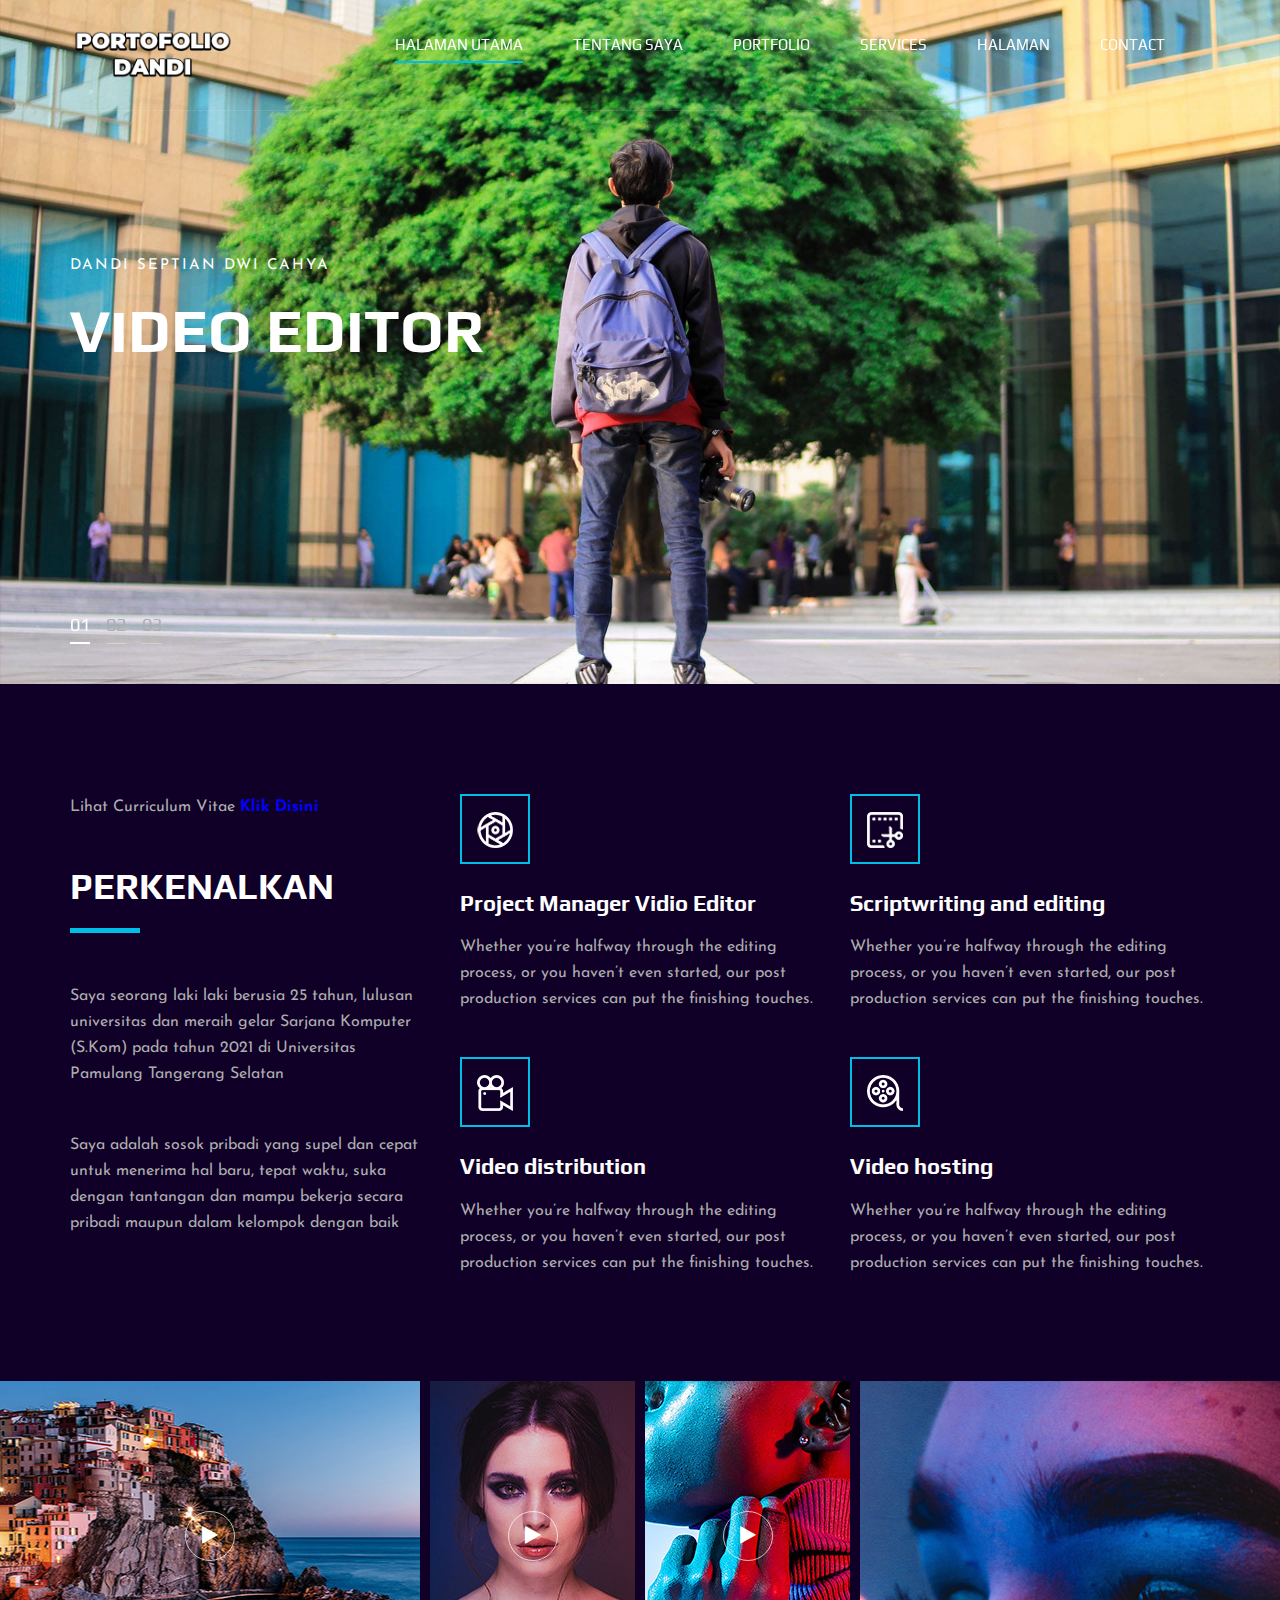
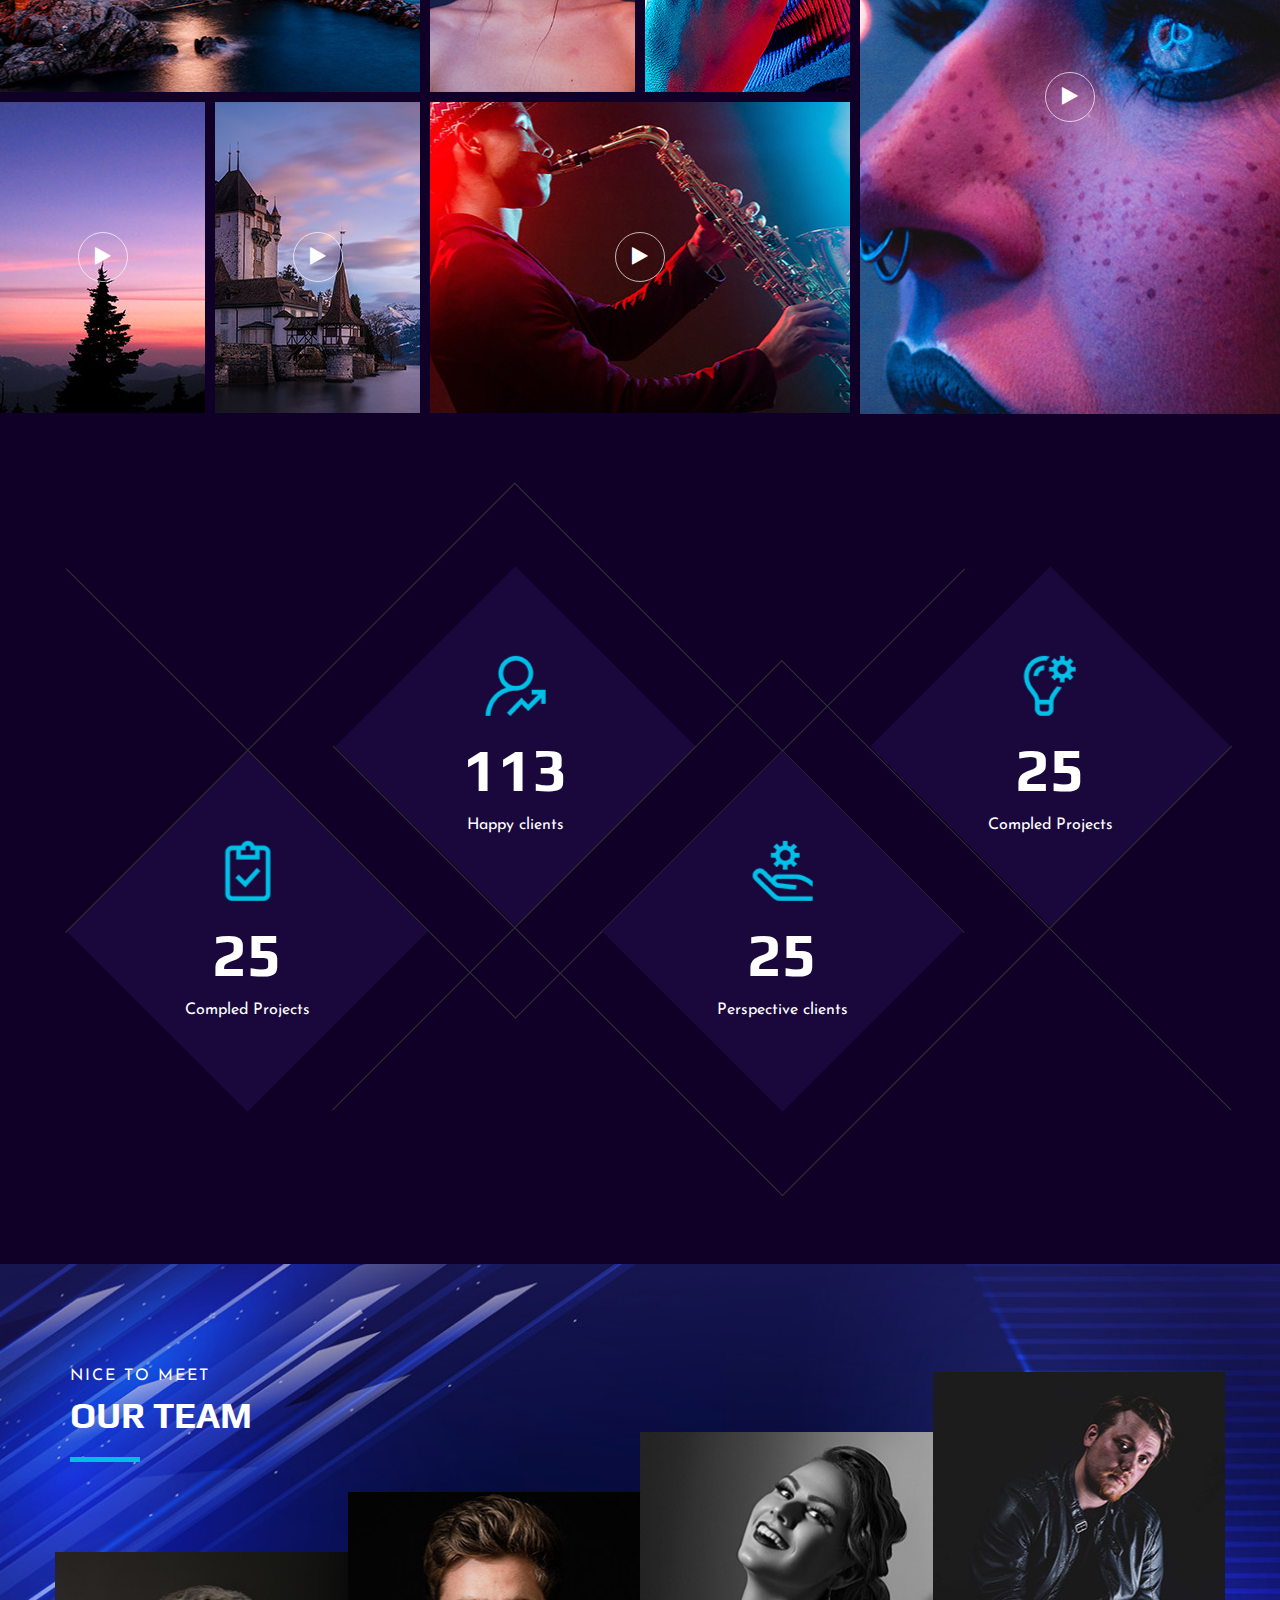
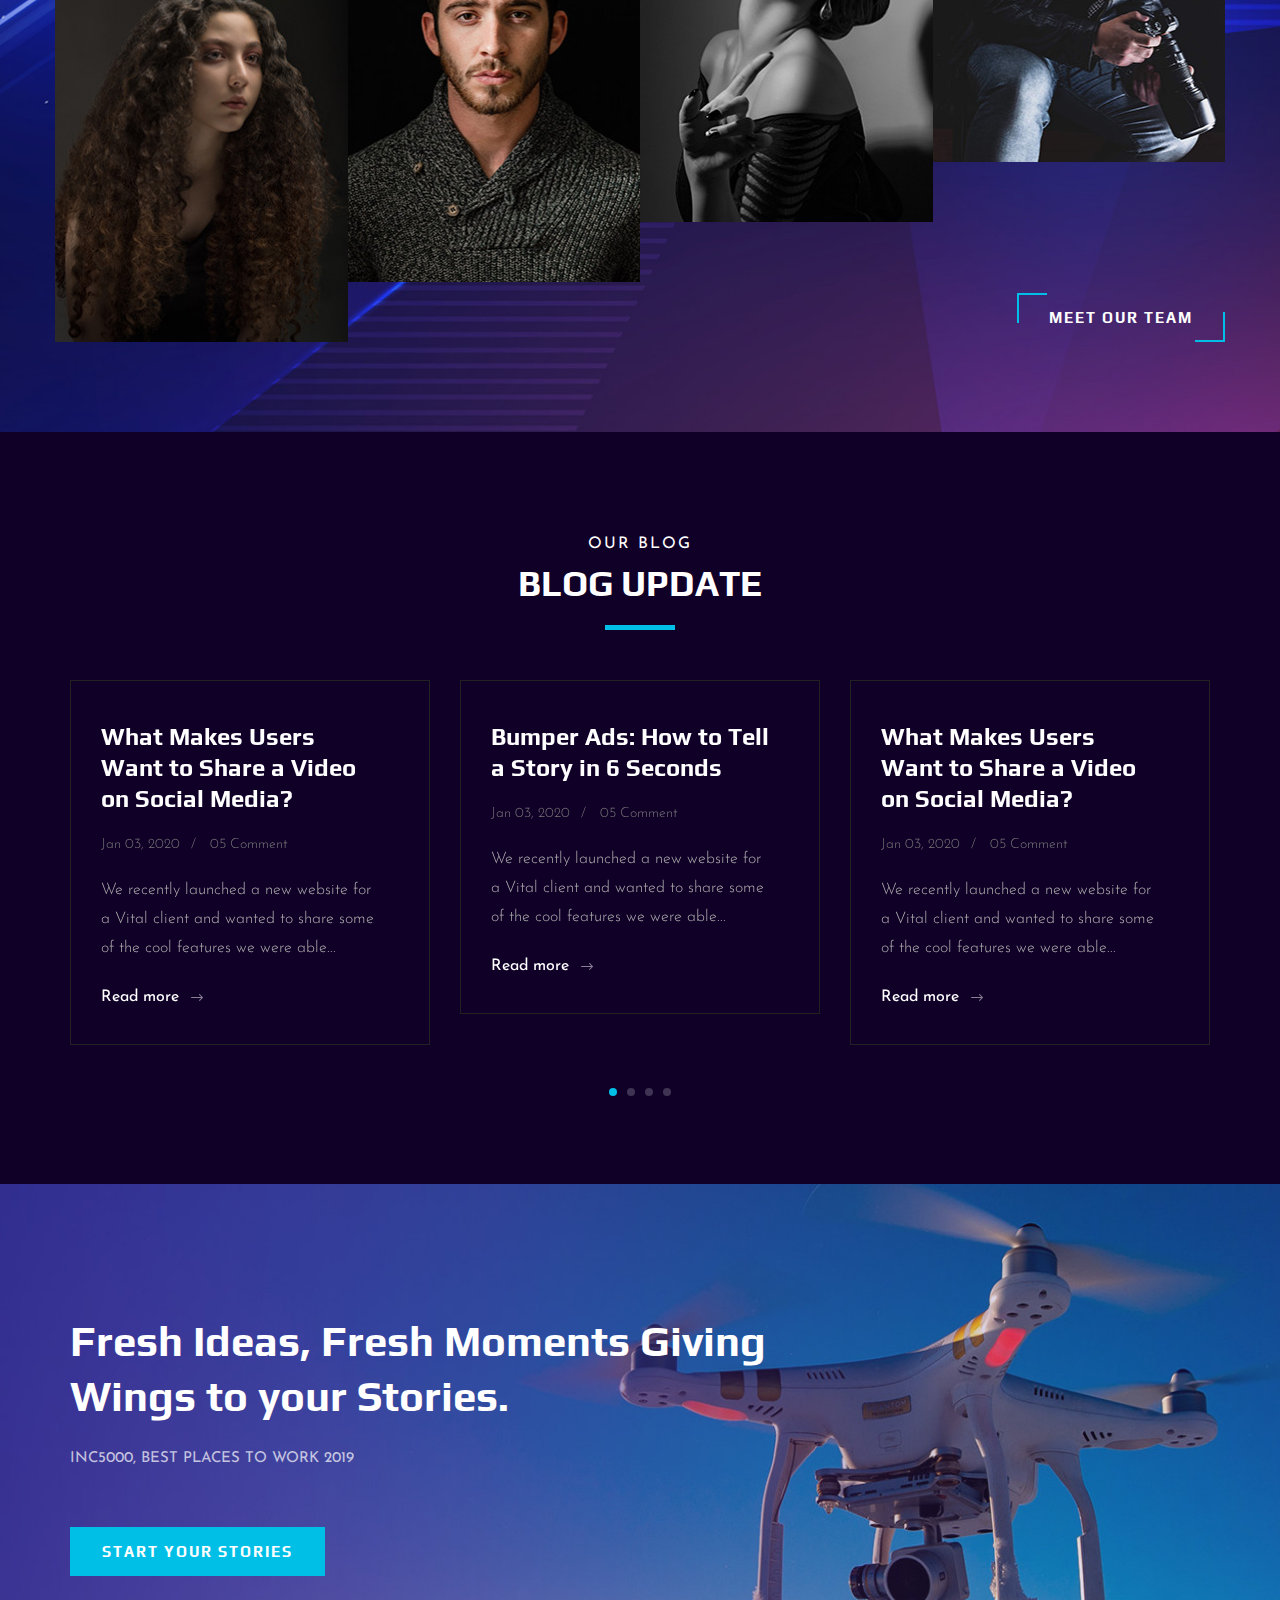
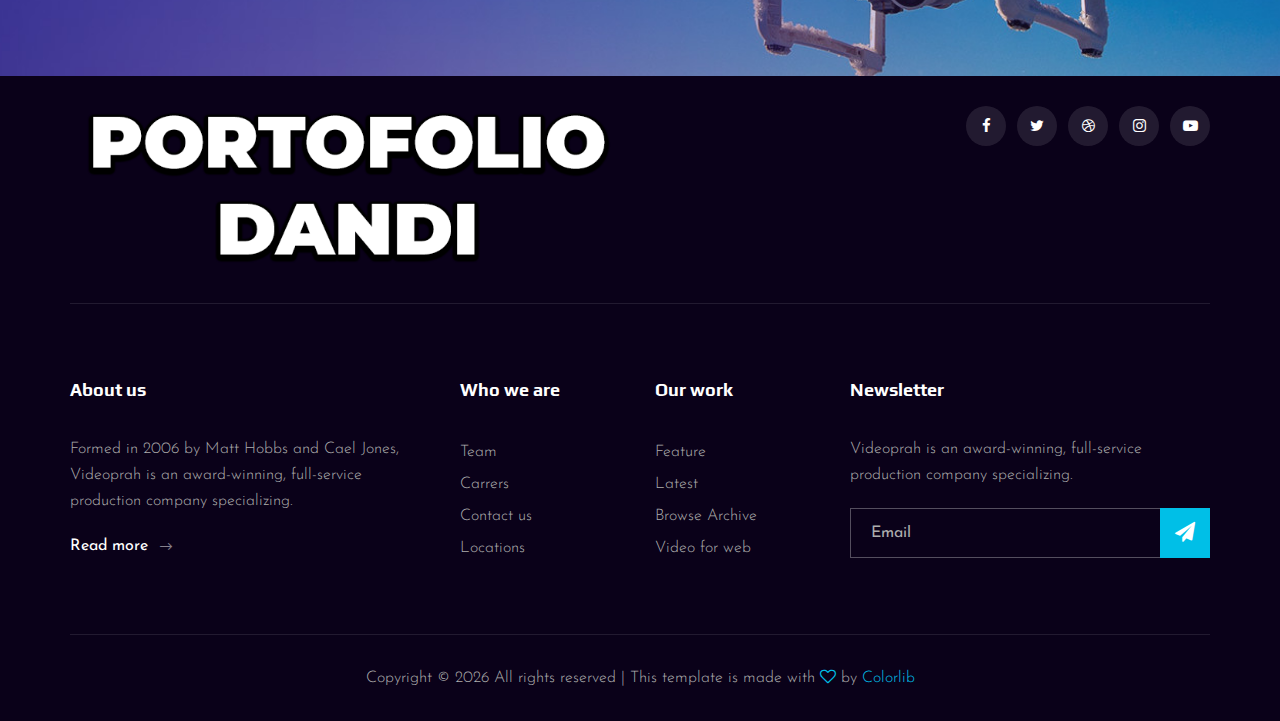
<file: index.html>
<!DOCTYPE html>
<html lang="zxx">

<head>
    <meta charset="UTF-8">
    <meta name="description" content="Videograph Template">
    <meta name="keywords" content="Videograph, unica, creative, html">
    <meta name="viewport" content="width=device-width, initial-scale=1.0">
    <meta http-equiv="X-UA-Compatible" content="ie=edge">
    <title>PORTOFOLIO</title>

    <!-- Google Font -->
    <link href="https://fonts.googleapis.com/css2?family=Play:wght@400;700&display=swap" rel="stylesheet">
    <link href="https://fonts.googleapis.com/css2?family=Josefin+Sans:wght@300;400;500;600;700&display=swap"
        rel="stylesheet">

    <!-- Css Styles -->
    <link rel="stylesheet" href="css/bootstrap.min.css" type="text/css">
    <link rel="stylesheet" href="css/font-awesome.min.css" type="text/css">
    <link rel="stylesheet" href="css/elegant-icons.css" type="text/css">
    <link rel="stylesheet" href="css/owl.carousel.min.css" type="text/css">
    <link rel="stylesheet" href="css/magnific-popup.css" type="text/css">
    <link rel="stylesheet" href="css/slicknav.min.css" type="text/css">
    <link rel="stylesheet" href="css/style.css" type="text/css">
</head>

<body>
    <!-- Page Preloder -->
    <div id="preloder">
        <div class="loader"></div>
    </div>

    <!-- Header Section Begin -->
    <header class="header">
        <div class="container">
            <div class="row">
                <div class="col-lg-2">
                    <div class="header__logo">
                        <a href="./index.html"><img src="img/logo.png" alt=""></a>
                    </div>
                </div>
                <div class="col-lg-10">
                    <div class="header__nav__option">
                        <nav class="header__nav__menu mobile-menu">
                            <ul>
                                <li class="active"><a href="./index.html">Halaman Utama</a></li>
                                <li><a href="./about.html">Tentang Saya</a></li>
                                <li><a href="./portfolio.html">Portfolio</a></li>
                                <li><a href="./services.html">Services</a></li>
                                <li><a href="#">Halaman</a>
                                    <ul class="dropdown">
                                        <li><a href="./about.html">Tentang Saya</a></li>
                                        <li><a href="./portfolio.html">Portfolio</a></li>
                                        <li><a href="./blog.html">Blog</a></li>
                                        <li><a href="./blog-details.html">Blog Details</a></li>
                                    </ul>
                                </li>
                                <li><a href="./contact.html">Contact</a></li>
                            </ul>
                        </nav>
                    </div>
                </div>
            </div>
            <div id="mobile-menu-wrap"></div>
        </div>
    </header>
    <!-- Header End -->

    <!-- Hero Section Begin -->
    <section class="hero">
        <div class="hero__slider owl-carousel">
            <div class="hero__item set-bg" data-setbg="img/hero/bg1.jpg">
                <div class="container">
                    <div class="row">
                        <div class="col-lg-6">
                            <div class="hero__text">
                                <span>Dandi Septian Dwi Cahya</span>
                                <h2>Video Editor</h2>
                            </div>
                        </div>
                    </div>
                </div>
            </div>
            <div class="hero__item set-bg" data-setbg="img/hero/bg2.JPG">
                <div class="container">
                    <div class="row">
                        <div class="col-lg-6">
                            <div class="hero__text">
                                <span>Dandi Septian Dwi Cahya</span>
                                <h2>Director of Photography</h2>
                            </div>
                        </div>
                    </div>
                </div>
            </div>
            <div class="hero__item set-bg" data-setbg="img/hero/bg3.JPG">
                <div class="container">
                    <div class="row">
                        <div class="col-lg-6">
                            <div class="hero__text">
                                <span>Dandi Septian Dwi Cahya</span>
                                <h2>Photographer</h2>
                            </div>
                        </div>
                    </div>
                </div>
            </div>
        </div>
    </section>
    <!-- Hero Section End -->

    <!-- Services Section Begin -->
    <section class="services spad">
        <div class="container">
            <div class="row">
                <div class="col-lg-4">
                    <div class="services__title">
                        <div class="section-title">
                            <p>Lihat Curriculum Vitae <b><a href="img/cv.pdf"><font color="blue">Klik Disini</font></a> </b> </p>
                            <h2>Perkenalkan</h2>
                        </div>
                        <p>Saya seorang laki laki berusia 25 tahun, lulusan universitas dan meraih gelar Sarjana Komputer (S.Kom) pada tahun 2021 di Universitas Pamulang Tangerang Selatan</p>
                        <p>Saya adalah sosok pribadi yang supel dan cepat untuk menerima hal baru, tepat waktu, suka dengan tantangan dan mampu bekerja secara pribadi maupun dalam kelompok dengan baik</p>
                    </div>
                </div>
                <div class="col-lg-8">
                    <div class="row">
                        <div class="col-lg-6 col-md-6 col-sm-6">
                            <div class="services__item">
                                <div class="services__item__icon">
                                    <img src="img/icons/si-1.png" alt="">
                                </div>
                                <h4>Project Manager Vidio Editor</h4>
                                <p>Whether you’re halfway through the editing process, or you haven’t even started, our
                                    post production services can put the finishing touches.</p>
                            </div>
                        </div>
                        <div class="col-lg-6 col-md-6 col-sm-6">
                            <div class="services__item">
                                <div class="services__item__icon">
                                    <img src="img/icons/si-2.png" alt="">
                                </div>
                                <h4>Scriptwriting and editing</h4>
                                <p>Whether you’re halfway through the editing process, or you haven’t even started, our
                                    post production services can put the finishing touches.</p>
                            </div>
                        </div>
                        <div class="col-lg-6 col-md-6 col-sm-6">
                            <div class="services__item">
                                <div class="services__item__icon">
                                    <img src="img/icons/si-3.png" alt="">
                                </div>
                                <h4>Video distribution</h4>
                                <p>Whether you’re halfway through the editing process, or you haven’t even started, our
                                    post production services can put the finishing touches.</p>
                            </div>
                        </div>
                        <div class="col-lg-6 col-md-6 col-sm-6">
                            <div class="services__item">
                                <div class="services__item__icon">
                                    <img src="img/icons/si-4.png" alt="">
                                </div>
                                <h4>Video hosting</h4>
                                <p>Whether you’re halfway through the editing process, or you haven’t even started, our
                                    post production services can put the finishing touches.</p>
                            </div>
                        </div>
                    </div>
                </div>
            </div>
        </div>
    </section>
    <!-- Services Section End -->

    <!-- Work Section Begin -->
    <section class="work">
        <div class="work__gallery">
            <div class="grid-sizer"></div>
            <div class="work__item wide__item set-bg" data-setbg="img/work/work-1.jpg">
                <a href="https://www.youtube.com/watch?KnHhnJXa7aqJnmsG" class="play-btn video-popup"><i
                        class="fa fa-play"></i></a>
                <div class="work__item__hover">
                    <h4>VIP Auto Tires & Service</h4>
                    <ul>
                        <li>eCommerce</li>
                        <li>Magento</li>
                    </ul>
                </div>
            </div>
            <div class="work__item small__item set-bg" data-setbg="img/work/work-2.jpg">
                <a href="https://www.youtube.com/watch?v=LXb3EKWsInQ" class="play-btn video-popup"><i
                        class="fa fa-play"></i></a>
            </div>
            <div class="work__item small__item set-bg" data-setbg="img/work/work-3.jpg">
                <a href="https://www.youtube.com/watch?v=LXb3EKWsInQ" class="play-btn video-popup"><i
                        class="fa fa-play"></i></a>
            </div>
            <div class="work__item large__item set-bg" data-setbg="img/work/work-4.jpg">
                <a href="https://www.youtube.com/watch?v=LXb3EKWsInQ" class="play-btn video-popup"><i
                        class="fa fa-play"></i></a>
                <div class="work__item__hover">
                    <h4>VIP Auto Tires & Service</h4>
                    <ul>
                        <li>eCommerce</li>
                        <li>Magento</li>
                    </ul>
                </div>
            </div>
            <div class="work__item small__item set-bg" data-setbg="img/work/work-5.jpg">
                <a href="https://www.youtube.com/watch?v=LXb3EKWsInQ" class="play-btn video-popup"><i
                        class="fa fa-play"></i></a>
            </div>
            <div class="work__item small__item set-bg" data-setbg="img/work/work-6.jpg">
                <a href="https://www.youtube.com/watch?v=LXb3EKWsInQ" class="play-btn video-popup"><i
                        class="fa fa-play"></i></a>
            </div>
            <div class="work__item wide__item set-bg" data-setbg="img/work/work-7.jpg">
                <a href="https://www.youtube.com/watch?v=LXb3EKWsInQ" class="play-btn video-popup"><i
                        class="fa fa-play"></i></a>
                <div class="work__item__hover">
                    <h4>VIP Auto Tires & Service</h4>
                    <ul>
                        <li>eCommerce</li>
                        <li>Magento</li>
                    </ul>
                </div>
            </div>
        </div>
    </section>
    <!-- Work Section End -->

    <!-- Counter Section Begin -->
    <section class="counter">
        <div class="container">
            <div class="counter__content">
                <div class="row">
                    <div class="col-lg-3 col-md-6 col-sm-6">
                        <div class="counter__item">
                            <div class="counter__item__text">
                                <img src="img/icons/ci-1.png" alt="">
                                <h2 class="counter_num">230</h2>
                                <p>Compled Projects</p>
                            </div>
                        </div>
                    </div>
                    <div class="col-lg-3 col-md-6 col-sm-6">
                        <div class="counter__item second__item">
                            <div class="counter__item__text">
                                <img src="img/icons/ci-2.png" alt="">
                                <h2 class="counter_num">1068</h2>
                                <p>Happy clients</p>
                            </div>
                        </div>
                    </div>
                    <div class="col-lg-3 col-md-6 col-sm-6">
                        <div class="counter__item third__item">
                            <div class="counter__item__text">
                                <img src="img/icons/ci-3.png" alt="">
                                <h2 class="counter_num">230</h2>
                                <p>Perspective clients</p>
                            </div>
                        </div>
                    </div>
                    <div class="col-lg-3 col-md-6 col-sm-6">
                        <div class="counter__item four__item">
                            <div class="counter__item__text">
                                <img src="img/icons/ci-4.png" alt="">
                                <h2 class="counter_num">230</h2>
                                <p>Compled Projects</p>
                            </div>
                        </div>
                    </div>
                </div>
            </div>
        </div>
    </section>
    <!-- Counter Section End -->

    <!-- Team Section Begin -->
    <section class="team spad set-bg" data-setbg="img/team-bg.jpg">
        <div class="container">
            <div class="row">
                <div class="col-lg-12">
                    <div class="section-title team__title">
                        <span>Nice to meet</span>
                        <h2>OUR Team</h2>
                    </div>
                </div>
            </div>
            <div class="row">
                <div class="col-lg-3 col-md-6 col-sm-6 p-0">
                    <div class="team__item set-bg" data-setbg="img/team/team-1.jpg">
                        <div class="team__item__text">
                            <h4>AMANDA STONE</h4>
                            <p>Videographer</p>
                            <div class="team__item__social">
                                <a href="#"><i class="fa fa-facebook"></i></a>
                                <a href="#"><i class="fa fa-twitter"></i></a>
                                <a href="#"><i class="fa fa-dribbble"></i></a>
                                <a href="#"><i class="fa fa-instagram"></i></a>
                            </div>
                        </div>
                    </div>
                </div>
                <div class="col-lg-3 col-md-6 col-sm-6 p-0">
                    <div class="team__item team__item--second set-bg" data-setbg="img/team/team-2.jpg">
                        <div class="team__item__text">
                            <h4>AMANDA STONE</h4>
                            <p>Videographer</p>
                            <div class="team__item__social">
                                <a href="#"><i class="fa fa-facebook"></i></a>
                                <a href="#"><i class="fa fa-twitter"></i></a>
                                <a href="#"><i class="fa fa-dribbble"></i></a>
                                <a href="#"><i class="fa fa-instagram"></i></a>
                            </div>
                        </div>
                    </div>
                </div>
                <div class="col-lg-3 col-md-6 col-sm-6 p-0">
                    <div class="team__item team__item--third set-bg" data-setbg="img/team/team-3.jpg">
                        <div class="team__item__text">
                            <h4>AMANDA STONE</h4>
                            <p>Videographer</p>
                            <div class="team__item__social">
                                <a href="#"><i class="fa fa-facebook"></i></a>
                                <a href="#"><i class="fa fa-twitter"></i></a>
                                <a href="#"><i class="fa fa-dribbble"></i></a>
                                <a href="#"><i class="fa fa-instagram"></i></a>
                            </div>
                        </div>
                    </div>
                </div>
                <div class="col-lg-3 col-md-6 col-sm-6 p-0">
                    <div class="team__item team__item--four set-bg" data-setbg="img/team/team-4.jpg">
                        <div class="team__item__text">
                            <h4>AMANDA STONE</h4>
                            <p>Videographer</p>
                            <div class="team__item__social">
                                <a href="#"><i class="fa fa-facebook"></i></a>
                                <a href="#"><i class="fa fa-twitter"></i></a>
                                <a href="#"><i class="fa fa-dribbble"></i></a>
                                <a href="#"><i class="fa fa-instagram"></i></a>
                            </div>
                        </div>
                    </div>
                </div>
                <div class="col-lg-12 p-0">
                    <div class="team__btn">
                        <a href="#" class="primary-btn">Meet Our Team</a>
                    </div>
                </div>
            </div>
        </div>
    </section>
    <!-- Team Section End -->

    <!-- Latest Blog Section Begin -->
    <section class="latest spad">
        <div class="container">
            <div class="row">
                <div class="col-lg-12">
                    <div class="section-title center-title">
                        <span>Our Blog</span>
                        <h2>Blog Update</h2>
                    </div>
                </div>
            </div>
            <div class="row">
                <div class="latest__slider owl-carousel">
                    <div class="col-lg-4">
                        <div class="blog__item latest__item">
                            <h4>What Makes Users Want to Share a Video on Social Media?</h4>
                            <ul>
                                <li>Jan 03, 2020</li>
                                <li>05 Comment</li>
                            </ul>
                            <p>We recently launched a new website for a Vital client and wanted to share some of the
                                cool features we were able...</p>
                            <a href="#">Read more <span class="arrow_right"></span></a>
                        </div>
                    </div>
                    <div class="col-lg-4">
                        <div class="blog__item latest__item">
                            <h4>Bumper Ads: How to Tell a Story in 6 Seconds</h4>
                            <ul>
                                <li>Jan 03, 2020</li>
                                <li>05 Comment</li>
                            </ul>
                            <p>We recently launched a new website for a Vital client and wanted to share some of the
                                cool features we were able...</p>
                            <a href="#">Read more <span class="arrow_right"></span></a>
                        </div>
                    </div>
                    <div class="col-lg-4">
                        <div class="blog__item latest__item">
                            <h4>What Makes Users Want to Share a Video on Social Media?</h4>
                            <ul>
                                <li>Jan 03, 2020</li>
                                <li>05 Comment</li>
                            </ul>
                            <p>We recently launched a new website for a Vital client and wanted to share some of the
                                cool features we were able...</p>
                            <a href="#">Read more <span class="arrow_right"></span></a>
                        </div>
                    </div>
                    <div class="col-lg-4">
                        <div class="blog__item latest__item">
                            <h4>Bumper Ads: How to Tell a Story in 6 Seconds</h4>
                            <ul>
                                <li>Jan 03, 2020</li>
                                <li>05 Comment</li>
                            </ul>
                            <p>We recently launched a new website for a Vital client and wanted to share some of the
                                cool features we were able...</p>
                            <a href="#">Read more <span class="arrow_right"></span></a>
                        </div>
                    </div>
                    <div class="col-lg-4">
                        <div class="blog__item latest__item">
                            <h4>What Makes Users Want to Share a Video on Social Media?</h4>
                            <ul>
                                <li>Jan 03, 2020</li>
                                <li>05 Comment</li>
                            </ul>
                            <p>We recently launched a new website for a Vital client and wanted to share some of the
                                cool features we were able...</p>
                            <a href="#">Read more <span class="arrow_right"></span></a>
                        </div>
                    </div>
                    <div class="col-lg-4">
                        <div class="blog__item latest__item">
                            <h4>What Makes Users Want to Share a Video on Social Media?</h4>
                            <ul>
                                <li>Jan 03, 2020</li>
                                <li>05 Comment</li>
                            </ul>
                            <p>We recently launched a new website for a Vital client and wanted to share some of the
                                cool features we were able...</p>
                            <a href="#">Read more <span class="arrow_right"></span></a>
                        </div>
                    </div>
                    <div class="col-lg-4">
                        <div class="blog__item latest__item">
                            <h4>What Makes Users Want to Share a Video on Social Media?</h4>
                            <ul>
                                <li>Jan 03, 2020</li>
                                <li>05 Comment</li>
                            </ul>
                            <p>We recently launched a new website for a Vital client and wanted to share some of the
                                cool features we were able...</p>
                            <a href="#">Read more <span class="arrow_right"></span></a>
                        </div>
                    </div>
                </div>
            </div>
        </div>
    </section>
    <!-- Latest Blog Section End -->

    <!-- Call To Action Section Begin -->
    <section class="callto spad set-bg" data-setbg="img/callto-bg.jpg">
        <div class="container">
            <div class="row">
                <div class="col-lg-8">
                    <div class="callto__text">
                        <h2>Fresh Ideas, Fresh Moments Giving Wings to your Stories.</h2>
                        <p>INC5000, Best places to work 2019</p>
                        <a href="#">Start your stories</a>
                    </div>
                </div>
            </div>
        </div>
    </section>
    <!-- Call To Action Section End -->

    <!-- Footer Section Begin -->
    <footer class="footer">
        <div class="container">
            <div class="footer__top">
                <div class="row">
                    <div class="col-lg-6 col-md-6">
                        <div class="footer__top__logo">
                            <a href="#"><img src="img/logo.png" alt=""></a>
                        </div>
                    </div>
                    <div class="col-lg-6 col-md-6">
                        <div class="footer__top__social">
                            <a href="#"><i class="fa fa-facebook"></i></a>
                            <a href="#"><i class="fa fa-twitter"></i></a>
                            <a href="#"><i class="fa fa-dribbble"></i></a>
                            <a href="#"><i class="fa fa-instagram"></i></a>
                            <a href="#"><i class="fa fa-youtube-play"></i></a>
                        </div>
                    </div>
                </div>
            </div>
            <div class="footer__option">
                <div class="row">
                    <div class="col-lg-4 col-md-6 col-sm-6">
                        <div class="footer__option__item">
                            <h5>About us</h5>
                            <p>Formed in 2006 by Matt Hobbs and Cael Jones, Videoprah is an award-winning, full-service
                                production company specializing.</p>
                            <a href="#" class="read__more">Read more <span class="arrow_right"></span></a>
                        </div>
                    </div>
                    <div class="col-lg-2 col-md-3 col-sm-3">
                        <div class="footer__option__item">
                            <h5>Who we are</h5>
                            <ul>
                                <li><a href="#">Team</a></li>
                                <li><a href="#">Carrers</a></li>
                                <li><a href="#">Contact us</a></li>
                                <li><a href="#">Locations</a></li>
                            </ul>
                        </div>
                    </div>
                    <div class="col-lg-2 col-md-3 col-sm-3">
                        <div class="footer__option__item">
                            <h5>Our work</h5>
                            <ul>
                                <li><a href="#">Feature</a></li>
                                <li><a href="#">Latest</a></li>
                                <li><a href="#">Browse Archive</a></li>
                                <li><a href="#">Video for web</a></li>
                            </ul>
                        </div>
                    </div>
                    <div class="col-lg-4 col-md-12">
                        <div class="footer__option__item">
                            <h5>Newsletter</h5>
                            <p>Videoprah is an award-winning, full-service production company specializing.</p>
                            <form action="#">
                                <input type="text" placeholder="Email">
                                <button type="submit"><i class="fa fa-send"></i></button>
                            </form>
                        </div>
                    </div>
                </div>
            </div>
            <div class="footer__copyright">
                <div class="row">
                    <div class="col-lg-12 text-center">
                        <!-- Link back to Colorlib can't be removed. Template is licensed under CC BY 3.0. -->
                        <p class="footer__copyright__text">Copyright &copy;
                            <script>
                                document.write(new Date().getFullYear());
                            </script>
                            All rights reserved | This template is made with <i class="fa fa-heart-o"
                                aria-hidden="true"></i> by <a href="https://colorlib.com" target="_blank">Colorlib</a>
                        </p>
                        <!-- Link back to Colorlib can't be removed. Template is licensed under CC BY 3.0. -->
                    </div>
                </div>
            </div>
        </div>
    </footer>
    <!-- Footer Section End -->

    <!-- Js Plugins -->
    <script src="js/jquery-3.3.1.min.js"></script>
    <script src="js/bootstrap.min.js"></script>
    <script src="js/jquery.magnific-popup.min.js"></script>
    <script src="js/mixitup.min.js"></script>
    <script src="js/masonry.pkgd.min.js"></script>
    <script src="js/jquery.slicknav.js"></script>
    <script src="js/owl.carousel.min.js"></script>
    <script src="js/main.js"></script>
</body>

</html>
</file>
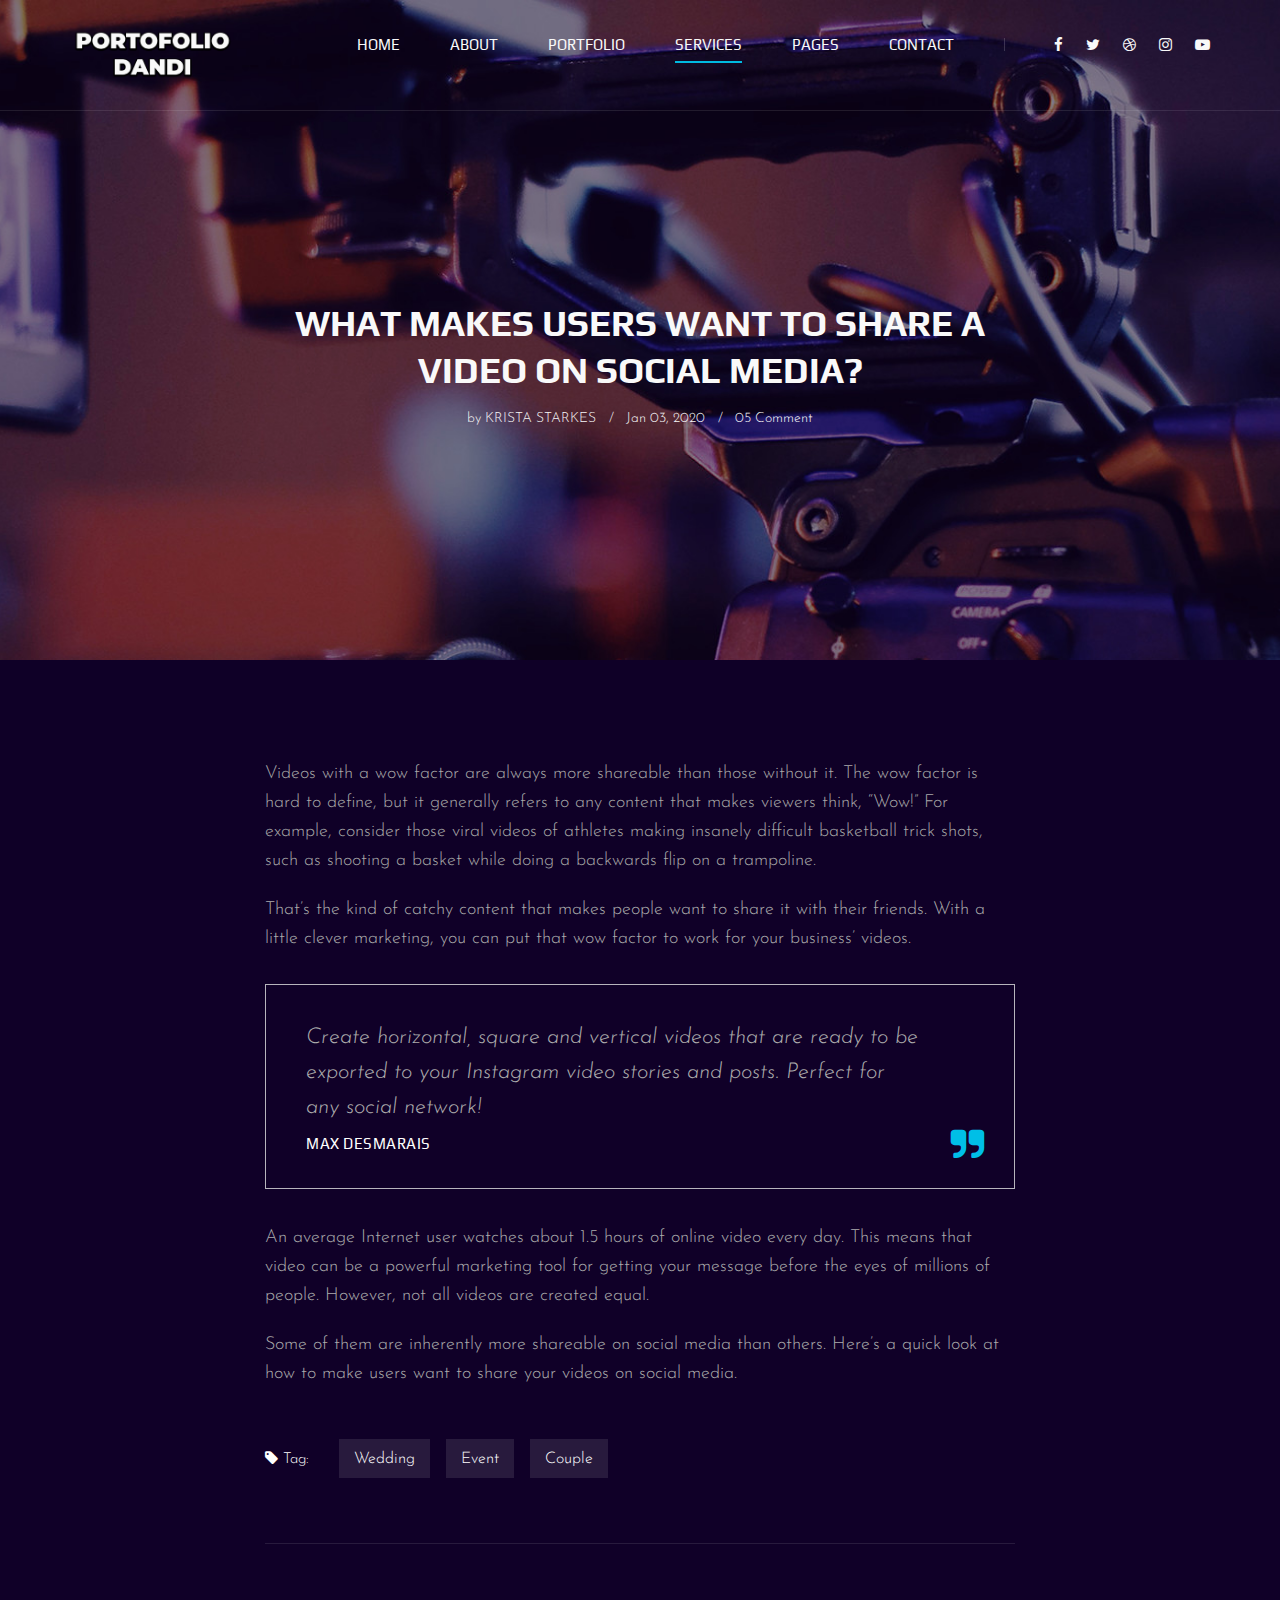
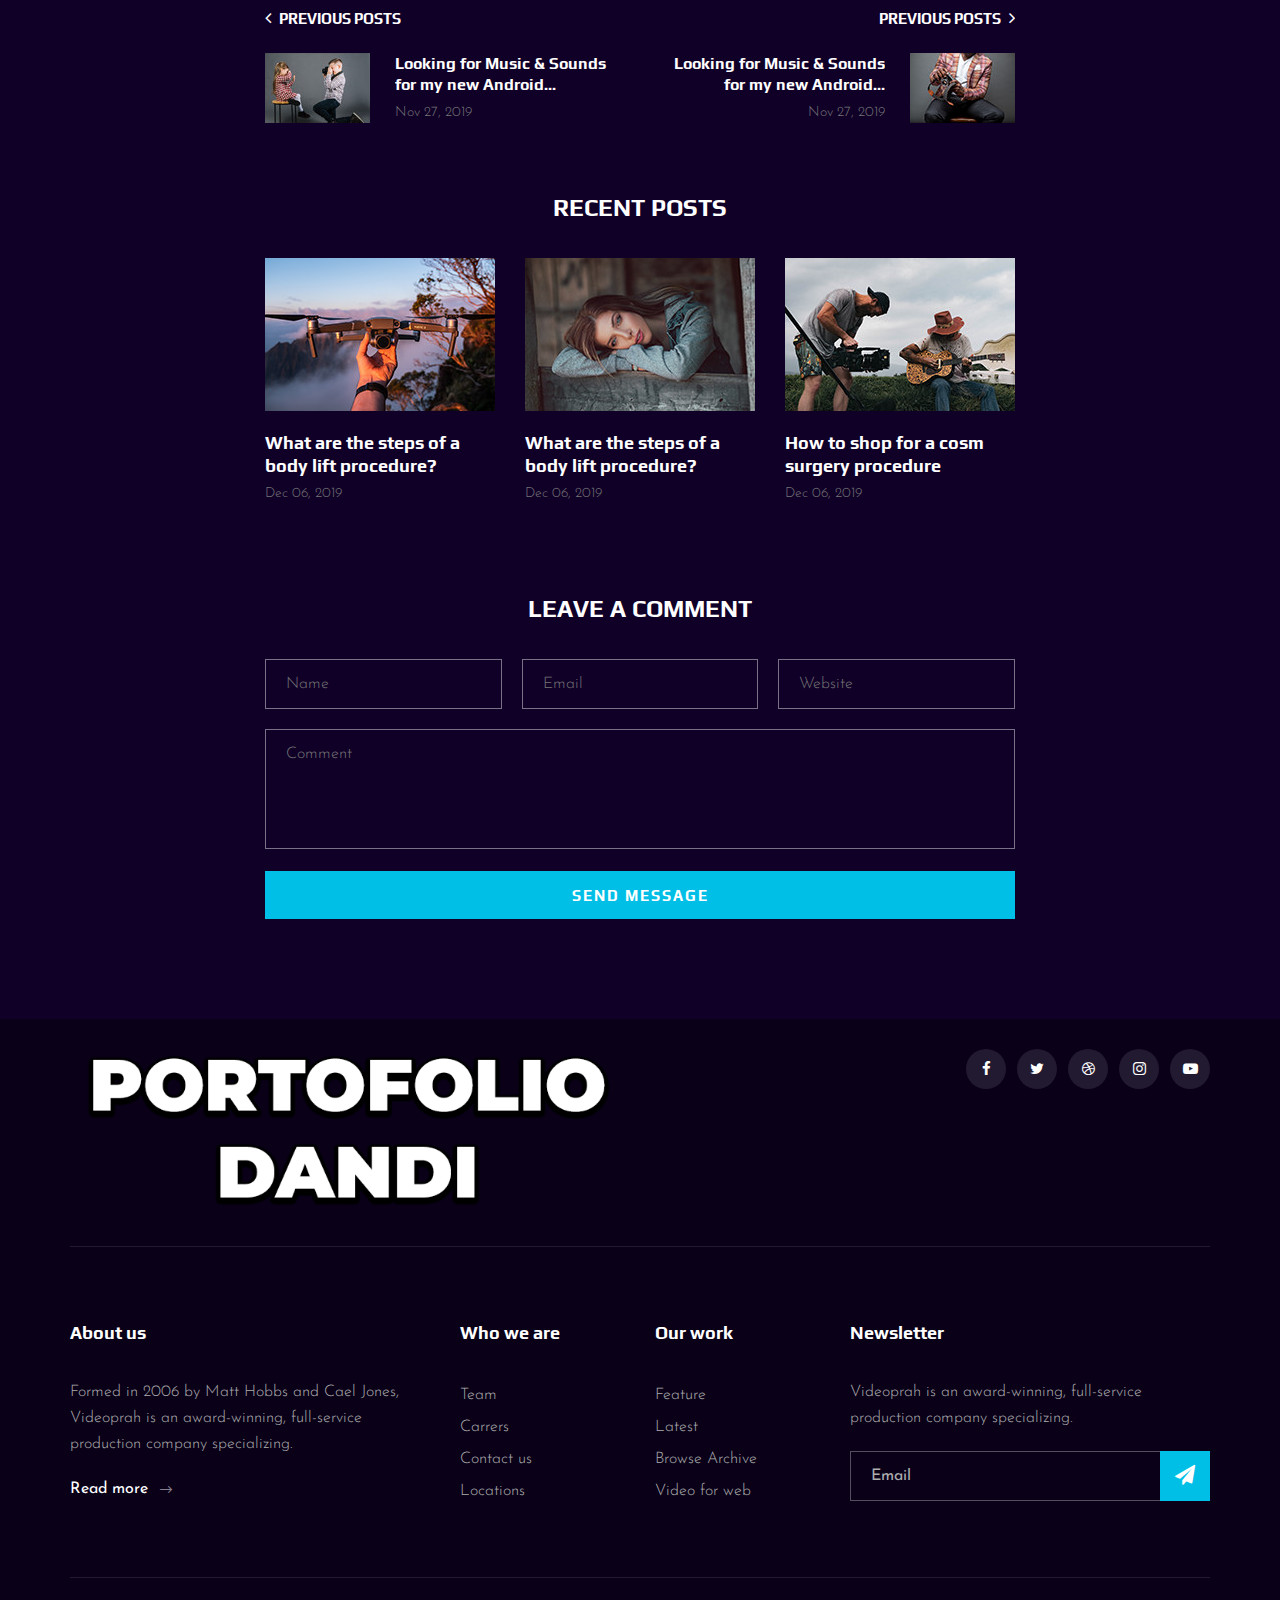
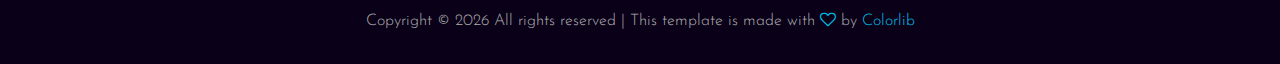
<file: blog-details.html>
<!DOCTYPE html>
<html lang="zxx">

<head>
    <meta charset="UTF-8">
    <meta name="description" content="Videograph Template">
    <meta name="keywords" content="Videograph, unica, creative, html">
    <meta name="viewport" content="width=device-width, initial-scale=1.0">
    <meta http-equiv="X-UA-Compatible" content="ie=edge">
    <title>Videograph | Template</title>

    <!-- Google Font -->
    <link href="https://fonts.googleapis.com/css2?family=Play:wght@400;700&display=swap" rel="stylesheet">
    <link href="https://fonts.googleapis.com/css2?family=Josefin+Sans:wght@300;400;500;600;700&display=swap"
        rel="stylesheet">

    <!-- Css Styles -->
    <link rel="stylesheet" href="css/bootstrap.min.css" type="text/css">
    <link rel="stylesheet" href="css/font-awesome.min.css" type="text/css">
    <link rel="stylesheet" href="css/elegant-icons.css" type="text/css">
    <link rel="stylesheet" href="css/owl.carousel.min.css" type="text/css">
    <link rel="stylesheet" href="css/magnific-popup.css" type="text/css">
    <link rel="stylesheet" href="css/slicknav.min.css" type="text/css">
    <link rel="stylesheet" href="css/style.css" type="text/css">
</head>

<body>
    <!-- Page Preloder -->
    <div id="preloder">
        <div class="loader"></div>
    </div>

    <!-- Header Section Begin -->
    <header class="header">
        <div class="container">
            <div class="row">
                <div class="col-lg-2">
                    <div class="header__logo">
                        <a href="./index.html"><img src="img/logo.png" alt=""></a>
                    </div>
                </div>
                <div class="col-lg-10">
                    <div class="header__nav__option">
                        <nav class="header__nav__menu mobile-menu">
                            <ul>
                                <li><a href="./index.html">Home</a></li>
                                <li><a href="./about.html">About</a></li>
                                <li><a href="./portfolio.html">Portfolio</a></li>
                                <li class="active"><a href="./services.html">Services</a></li>
                                <li><a href="#">Pages</a>
                                    <ul class="dropdown">
                                        <li><a href="./about.html">About</a></li>
                                        <li><a href="./portfolio.html">Portfolio</a></li>
                                        <li><a href="./blog.html">Blog</a></li>
                                        <li><a href="./blog-details.html">Blog Details</a></li>
                                    </ul>
                                </li>
                                <li><a href="./contact.html">Contact</a></li>
                            </ul>
                        </nav>
                        <div class="header__nav__social">
                            <a href="#"><i class="fa fa-facebook"></i></a>
                            <a href="#"><i class="fa fa-twitter"></i></a>
                            <a href="#"><i class="fa fa-dribbble"></i></a>
                            <a href="#"><i class="fa fa-instagram"></i></a>
                            <a href="#"><i class="fa fa-youtube-play"></i></a>
                        </div>
                    </div>
                </div>
            </div>
            <div id="mobile-menu-wrap"></div>
        </div>
    </header>
    <!-- Header End -->

    <!-- Blog Details Hero Begin -->
    <section class="blog-hero spad set-bg" data-setbg="img/blog/blog-hero.jpg">
        <div class="container">
            <div class="row d-flex justify-content-center">
                <div class="col-lg-8">
                    <div class="blog__hero__text">
                        <h2>WHAT MAKES USERS WANT TO SHARE A VIDEO ON SOCIAL MEDIA?</h2>
                        <ul>
                            <li>by <span>Krista Starkes</span></li>
                            <li>Jan 03, 2020</li>
                            <li>05 Comment</li>
                        </ul>
                    </div>
                </div>
            </div>
        </div>
    </section>
    <!-- Blog Details Hero End -->

    <!-- Blog Details Section Begin -->
    <div class="blog-details spad">
        <div class="container">
            <div class="row d-flex justify-content-center">
                <div class="col-lg-8">
                    <div class="blog__details__content">
                        <div class="blog__details__text">
                            <p>Videos with a wow factor are always more shareable than those without it. The wow factor
                                is hard to define, but it generally refers to any content that makes viewers think,
                                “Wow!” For example, consider those viral videos of athletes making insanely difficult
                                basketball trick shots, such as shooting a basket while doing a backwards flip on a
                                trampoline.</p>
                            <p>That’s the kind of catchy content that makes people want to share it with their friends.
                                With a little clever marketing, you can put that wow factor to work for your business’
                                videos.</p>
                        </div>
                        <div class="blog__details__quote">
                            <p>Create horizontal, square and vertical videos that are ready to be exported to your
                                Instagram video stories and posts. Perfect for any social network!</p>
                            <h6>Max Desmarais</h6>
                            <i class="fa fa-quote-right"></i>
                        </div>
                        <div class="blog__details__desc">
                            <p>An average Internet user watches about 1.5 hours of online video every day. This means
                                that video can be a powerful marketing tool for getting your message before the eyes of
                                millions of people. However, not all videos are created equal.</p>
                            <p>Some of them are inherently more shareable on social media than others. Here’s a quick
                                look at how to make users want to share your videos on social media.</p>
                        </div>
                        <div class="blog__details__tags">
                            <span><i class="fa fa-tag"></i> Tag:</span>
                            <a href="#">Wedding</a>
                            <a href="#">Event</a>
                            <a href="#">Couple</a>
                        </div>
                        <div class="blog__details__option">
                            <div class="row">
                                <div class="col-lg-6 col-md-6 col-sm-6">
                                    <a href="#" class="blog__details__option__item">
                                        <h5><i class="fa fa-angle-left"></i> Previous posts</h5>
                                        <div class="blog__details__option__item__img">
                                            <img src="img/blog/prev.jpg" alt="">
                                        </div>
                                        <div class="blog__details__option__item__text">
                                            <h6>Looking for Music & Sounds for my new Android...</h6>
                                            <span>Nov 27, 2019</span>
                                        </div>
                                    </a>
                                </div>
                                <div class="col-lg-6 col-md-6 col-sm-6">
                                    <a href="#" class="blog__details__option__item blog__details__option__item--right">
                                        <h5>Previous posts <i class="fa fa-angle-right"></i></h5>
                                        <div class="blog__details__option__item__img">
                                            <img src="img/blog/next.jpg" alt="">
                                        </div>
                                        <div class="blog__details__option__item__text">
                                            <h6>Looking for Music & Sounds for my new Android...</h6>
                                            <span>Nov 27, 2019</span>
                                        </div>
                                    </a>
                                </div>
                            </div>
                        </div>
                        <div class="blog__details__recent">
                            <h4>Recent Posts</h4>
                            <div class="row">
                                <div class="col-lg-4 col-md-6 col-sm-6">
                                    <div class="blog__details__recent__item">
                                        <img src="img/blog/ri-1.jpg" alt="">
                                        <h5>What are the steps of a body lift procedure?</h5>
                                        <span>Dec 06, 2019</span>
                                    </div>
                                </div>
                                <div class="col-lg-4 col-md-6 col-sm-6">
                                    <div class="blog__details__recent__item">
                                        <img src="img/blog/ri-2.jpg" alt="">
                                        <h5>What are the steps of a body lift procedure?</h5>
                                        <span>Dec 06, 2019</span>
                                    </div>
                                </div>
                                <div class="col-lg-4 col-md-6 col-sm-6">
                                    <div class="blog__details__recent__item">
                                        <img src="img/blog/ri-3.jpg" alt="">
                                        <h5>How to shop for a cosm surgery procedure</h5>
                                        <span>Dec 06, 2019</span>
                                    </div>
                                </div>
                            </div>
                        </div>
                        <div class="blog__details__comment">
                            <h4>Leave a comment</h4>
                            <form action="#">
                                <div class="input__list">
                                    <input type="text" placeholder="Name">
                                    <input type="text" placeholder="Email">
                                    <input type="text" placeholder="Website">
                                </div>
                                <textarea placeholder="Comment"></textarea>
                                <button type="submit" class="site-btn">Send Message</button>
                            </form>
                        </div>
                    </div>
                </div>
            </div>
        </div>
    </div>
    <!-- Blog Details Section End -->

    <!-- Footer Section Begin -->
    <footer class="footer">
        <div class="container">
            <div class="footer__top">
                <div class="row">
                    <div class="col-lg-6 col-md-6">
                        <div class="footer__top__logo">
                            <a href="#"><img src="img/logo.png" alt=""></a>
                        </div>
                    </div>
                    <div class="col-lg-6 col-md-6">
                        <div class="footer__top__social">
                            <a href="#"><i class="fa fa-facebook"></i></a>
                            <a href="#"><i class="fa fa-twitter"></i></a>
                            <a href="#"><i class="fa fa-dribbble"></i></a>
                            <a href="#"><i class="fa fa-instagram"></i></a>
                            <a href="#"><i class="fa fa-youtube-play"></i></a>
                        </div>
                    </div>
                </div>
            </div>
            <div class="footer__option">
                <div class="row">
                    <div class="col-lg-4 col-md-6 col-sm-6">
                        <div class="footer__option__item">
                            <h5>About us</h5>
                            <p>Formed in 2006 by Matt Hobbs and Cael Jones, Videoprah is an award-winning, full-service
                                production company specializing.</p>
                            <a href="#" class="read__more">Read more <span class="arrow_right"></span></a>
                        </div>
                    </div>
                    <div class="col-lg-2 col-md-3 col-sm-3">
                        <div class="footer__option__item">
                            <h5>Who we are</h5>
                            <ul>
                                <li><a href="#">Team</a></li>
                                <li><a href="#">Carrers</a></li>
                                <li><a href="#">Contact us</a></li>
                                <li><a href="#">Locations</a></li>
                            </ul>
                        </div>
                    </div>
                    <div class="col-lg-2 col-md-3 col-sm-3">
                        <div class="footer__option__item">
                            <h5>Our work</h5>
                            <ul>
                                <li><a href="#">Feature</a></li>
                                <li><a href="#">Latest</a></li>
                                <li><a href="#">Browse Archive</a></li>
                                <li><a href="#">Video for web</a></li>
                            </ul>
                        </div>
                    </div>
                    <div class="col-lg-4 col-md-12">
                        <div class="footer__option__item">
                            <h5>Newsletter</h5>
                            <p>Videoprah is an award-winning, full-service production company specializing.</p>
                            <form action="#">
                                <input type="text" placeholder="Email">
                                <button type="submit"><i class="fa fa-send"></i></button>
                            </form>
                        </div>
                    </div>
                </div>
            </div>
            <div class="footer__copyright">
                <div class="row">
                    <div class="col-lg-12 text-center">
                        <!-- Link back to Colorlib can't be removed. Template is licensed under CC BY 3.0. -->
                        <p class="footer__copyright__text">Copyright &copy;
                            <script>
                                document.write(new Date().getFullYear());
                            </script>
                            All rights reserved | This template is made with <i class="fa fa-heart-o"
                                aria-hidden="true"></i> by <a href="https://colorlib.com" target="_blank">Colorlib</a>
                        </p>
                        <!-- Link back to Colorlib can't be removed. Template is licensed under CC BY 3.0. -->
                    </div>
                </div>
            </div>
        </div>
    </footer>
    <!-- Footer Section End -->

    <!-- Js Plugins -->
    <script src="js/jquery-3.3.1.min.js"></script>
    <script src="js/bootstrap.min.js"></script>
    <script src="js/jquery.magnific-popup.min.js"></script>
    <script src="js/mixitup.min.js"></script>
    <script src="js/masonry.pkgd.min.js"></script>
    <script src="js/jquery.slicknav.js"></script>
    <script src="js/owl.carousel.min.js"></script>
    <script src="js/main.js"></script>
</body>

</html>
</file>
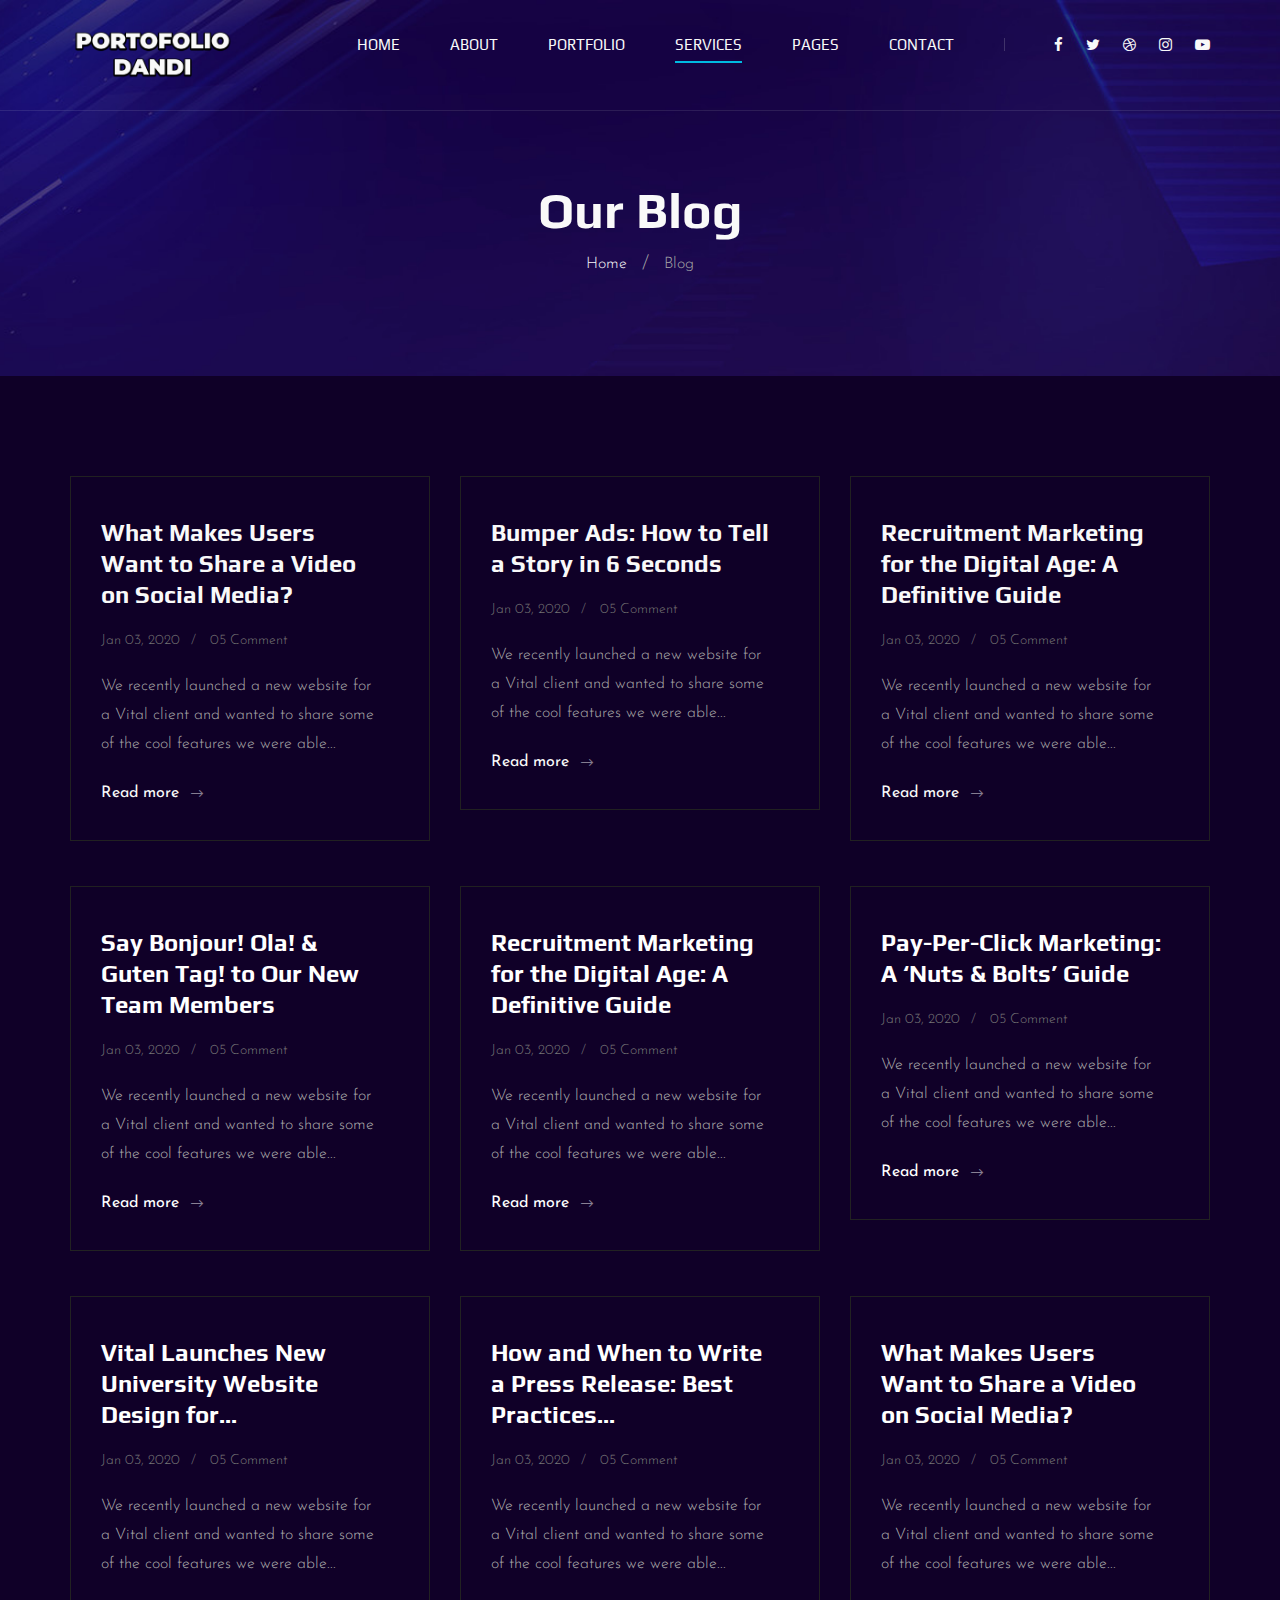
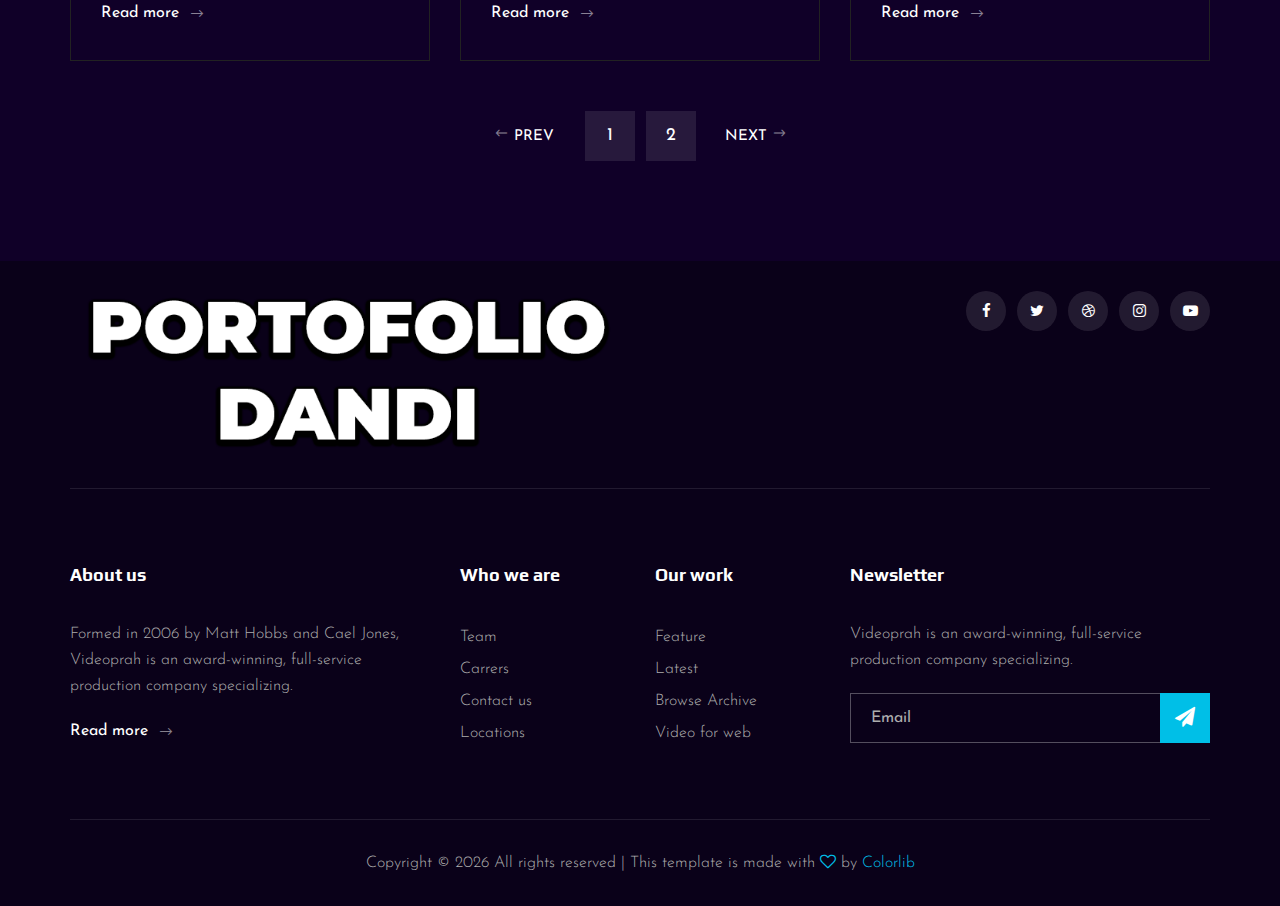
<file: blog.html>
<!DOCTYPE html>
<html lang="zxx">

<head>
    <meta charset="UTF-8">
    <meta name="description" content="Videograph Template">
    <meta name="keywords" content="Videograph, unica, creative, html">
    <meta name="viewport" content="width=device-width, initial-scale=1.0">
    <meta http-equiv="X-UA-Compatible" content="ie=edge">
    <title>Videograph | Template</title>

    <!-- Google Font -->
    <link href="https://fonts.googleapis.com/css2?family=Play:wght@400;700&display=swap" rel="stylesheet">
    <link href="https://fonts.googleapis.com/css2?family=Josefin+Sans:wght@300;400;500;600;700&display=swap"
        rel="stylesheet">

    <!-- Css Styles -->
    <link rel="stylesheet" href="css/bootstrap.min.css" type="text/css">
    <link rel="stylesheet" href="css/font-awesome.min.css" type="text/css">
    <link rel="stylesheet" href="css/elegant-icons.css" type="text/css">
    <link rel="stylesheet" href="css/owl.carousel.min.css" type="text/css">
    <link rel="stylesheet" href="css/magnific-popup.css" type="text/css">
    <link rel="stylesheet" href="css/slicknav.min.css" type="text/css">
    <link rel="stylesheet" href="css/style.css" type="text/css">
</head>

<body>
    <!-- Page Preloder -->
    <div id="preloder">
        <div class="loader"></div>
    </div>

    <!-- Header Section Begin -->
    <header class="header">
        <div class="container">
            <div class="row">
                <div class="col-lg-2">
                    <div class="header__logo">
                        <a href="./index.html"><img src="img/logo.png" alt=""></a>
                    </div>
                </div>
                <div class="col-lg-10">
                    <div class="header__nav__option">
                        <nav class="header__nav__menu mobile-menu">
                            <ul>
                                <li><a href="./index.html">Home</a></li>
                                <li><a href="./about.html">About</a></li>
                                <li><a href="./portfolio.html">Portfolio</a></li>
                                <li class="active"><a href="./services.html">Services</a></li>
                                <li><a href="#">Pages</a>
                                    <ul class="dropdown">
                                        <li><a href="./about.html">About</a></li>
                                        <li><a href="./portfolio.html">Portfolio</a></li>
                                        <li><a href="./blog.html">Blog</a></li>
                                        <li><a href="./blog-details.html">Blog Details</a></li>
                                    </ul>
                                </li>
                                <li><a href="./contact.html">Contact</a></li>
                            </ul>
                        </nav>
                        <div class="header__nav__social">
                            <a href="#"><i class="fa fa-facebook"></i></a>
                            <a href="#"><i class="fa fa-twitter"></i></a>
                            <a href="#"><i class="fa fa-dribbble"></i></a>
                            <a href="#"><i class="fa fa-instagram"></i></a>
                            <a href="#"><i class="fa fa-youtube-play"></i></a>
                        </div>
                    </div>
                </div>
            </div>
            <div id="mobile-menu-wrap"></div>
        </div>
    </header>
    <!-- Header End -->

    <!-- Breadcrumb Begin -->
    <div class="breadcrumb-option spad set-bg" data-setbg="img/breadcrumb-bg.jpg">
        <div class="container">
            <div class="row">
                <div class="col-lg-12 text-center">
                    <div class="breadcrumb__text">
                        <h2>Our Blog</h2>
                        <div class="breadcrumb__links">
                            <a href="#">Home</a>
                            <span>Blog</span>
                        </div>
                    </div>
                </div>
            </div>
        </div>
    </div>
    <!-- Breadcrumb End -->

    <!-- Blog Section Begin -->
    <section class="blog spad">
        <div class="container">
            <div class="row">
                <div class="col-lg-4 col-md-6 col-sm-6">
                    <div class="blog__item">
                        <h4>What Makes Users Want to Share a Video on Social Media?</h4>
                        <ul>
                            <li>Jan 03, 2020</li>
                            <li>05 Comment</li>
                        </ul>
                        <p>We recently launched a new website for a Vital client and wanted to share some of the cool
                            features we were able...</p>
                        <a href="#">Read more <span class="arrow_right"></span></a>
                    </div>
                </div>
                <div class="col-lg-4 col-md-6 col-sm-6">
                    <div class="blog__item">
                        <h4>Bumper Ads: How to Tell a Story in 6 Seconds</h4>
                        <ul>
                            <li>Jan 03, 2020</li>
                            <li>05 Comment</li>
                        </ul>
                        <p>We recently launched a new website for a Vital client and wanted to share some of the cool
                            features we were able...</p>
                        <a href="#">Read more <span class="arrow_right"></span></a>
                    </div>
                </div>
                <div class="col-lg-4 col-md-6 col-sm-6">
                    <div class="blog__item">
                        <h4>Recruitment Marketing for the Digital Age: A Definitive Guide</h4>
                        <ul>
                            <li>Jan 03, 2020</li>
                            <li>05 Comment</li>
                        </ul>
                        <p>We recently launched a new website for a Vital client and wanted to share some of the cool
                            features we were able...</p>
                        <a href="#">Read more <span class="arrow_right"></span></a>
                    </div>
                </div>
                <div class="col-lg-4 col-md-6 col-sm-6">
                    <div class="blog__item">
                        <h4>Say Bonjour! Ola! & Guten Tag! to Our New Team Members</h4>
                        <ul>
                            <li>Jan 03, 2020</li>
                            <li>05 Comment</li>
                        </ul>
                        <p>We recently launched a new website for a Vital client and wanted to share some of the cool
                            features we were able...</p>
                        <a href="#">Read more <span class="arrow_right"></span></a>
                    </div>
                </div>
                <div class="col-lg-4 col-md-6 col-sm-6">
                    <div class="blog__item">
                        <h4>Recruitment Marketing for the Digital Age: A Definitive Guide</h4>
                        <ul>
                            <li>Jan 03, 2020</li>
                            <li>05 Comment</li>
                        </ul>
                        <p>We recently launched a new website for a Vital client and wanted to share some of the cool
                            features we were able...</p>
                        <a href="#">Read more <span class="arrow_right"></span></a>
                    </div>
                </div>
                <div class="col-lg-4 col-md-6 col-sm-6">
                    <div class="blog__item">
                        <h4>Pay-Per-Click Marketing: A ‘Nuts & Bolts’ Guide</h4>
                        <ul>
                            <li>Jan 03, 2020</li>
                            <li>05 Comment</li>
                        </ul>
                        <p>We recently launched a new website for a Vital client and wanted to share some of the cool
                            features we were able...</p>
                        <a href="#">Read more <span class="arrow_right"></span></a>
                    </div>
                </div>
                <div class="col-lg-4 col-md-6 col-sm-6">
                    <div class="blog__item">
                        <h4>Vital Launches New University Website Design for...</h4>
                        <ul>
                            <li>Jan 03, 2020</li>
                            <li>05 Comment</li>
                        </ul>
                        <p>We recently launched a new website for a Vital client and wanted to share some of the cool
                            features we were able...</p>
                        <a href="#">Read more <span class="arrow_right"></span></a>
                    </div>
                </div>
                <div class="col-lg-4 col-md-6 col-sm-6">
                    <div class="blog__item">
                        <h4>How and When to Write a Press Release: Best Practices...</h4>
                        <ul>
                            <li>Jan 03, 2020</li>
                            <li>05 Comment</li>
                        </ul>
                        <p>We recently launched a new website for a Vital client and wanted to share some of the cool
                            features we were able...</p>
                        <a href="#">Read more <span class="arrow_right"></span></a>
                    </div>
                </div>
                <div class="col-lg-4 col-md-6 col-sm-6">
                    <div class="blog__item">
                        <h4>What Makes Users Want to Share a Video on Social Media?</h4>
                        <ul>
                            <li>Jan 03, 2020</li>
                            <li>05 Comment</li>
                        </ul>
                        <p>We recently launched a new website for a Vital client and wanted to share some of the cool
                            features we were able...</p>
                        <a href="#">Read more <span class="arrow_right"></span></a>
                    </div>
                </div>
            </div>
            <div class="row">
                <div class="col-lg-12">
                    <div class="pagination__option blog__pagi">
                        <a href="#" class="arrow__pagination left__arrow"><span class="arrow_left"></span> Prev</a>
                        <a href="#" class="number__pagination">1</a>
                        <a href="#" class="number__pagination">2</a>
                        <a href="#" class="arrow__pagination right__arrow">Next <span class="arrow_right"></span></a>
                    </div>
                </div>
            </div>
        </div>
    </section>
    <!-- Blog Section End -->

    <!-- Footer Section Begin -->
    <footer class="footer">
        <div class="container">
            <div class="footer__top">
                <div class="row">
                    <div class="col-lg-6 col-md-6">
                        <div class="footer__top__logo">
                            <a href="#"><img src="img/logo.png" alt=""></a>
                        </div>
                    </div>
                    <div class="col-lg-6 col-md-6">
                        <div class="footer__top__social">
                            <a href="#"><i class="fa fa-facebook"></i></a>
                            <a href="#"><i class="fa fa-twitter"></i></a>
                            <a href="#"><i class="fa fa-dribbble"></i></a>
                            <a href="#"><i class="fa fa-instagram"></i></a>
                            <a href="#"><i class="fa fa-youtube-play"></i></a>
                        </div>
                    </div>
                </div>
            </div>
            <div class="footer__option">
                <div class="row">
                    <div class="col-lg-4 col-md-6 col-sm-6">
                        <div class="footer__option__item">
                            <h5>About us</h5>
                            <p>Formed in 2006 by Matt Hobbs and Cael Jones, Videoprah is an award-winning, full-service
                                production company specializing.</p>
                            <a href="#" class="read__more">Read more <span class="arrow_right"></span></a>
                        </div>
                    </div>
                    <div class="col-lg-2 col-md-3 col-sm-3">
                        <div class="footer__option__item">
                            <h5>Who we are</h5>
                            <ul>
                                <li><a href="#">Team</a></li>
                                <li><a href="#">Carrers</a></li>
                                <li><a href="#">Contact us</a></li>
                                <li><a href="#">Locations</a></li>
                            </ul>
                        </div>
                    </div>
                    <div class="col-lg-2 col-md-3 col-sm-3">
                        <div class="footer__option__item">
                            <h5>Our work</h5>
                            <ul>
                                <li><a href="#">Feature</a></li>
                                <li><a href="#">Latest</a></li>
                                <li><a href="#">Browse Archive</a></li>
                                <li><a href="#">Video for web</a></li>
                            </ul>
                        </div>
                    </div>
                    <div class="col-lg-4 col-md-12">
                        <div class="footer__option__item">
                            <h5>Newsletter</h5>
                            <p>Videoprah is an award-winning, full-service production company specializing.</p>
                            <form action="#">
                                <input type="text" placeholder="Email">
                                <button type="submit"><i class="fa fa-send"></i></button>
                            </form>
                        </div>
                    </div>
                </div>
            </div>
            <div class="footer__copyright">
                <div class="row">
                    <div class="col-lg-12 text-center">
                        <!-- Link back to Colorlib can't be removed. Template is licensed under CC BY 3.0. -->
                        <p class="footer__copyright__text">Copyright &copy;
                            <script>
                                document.write(new Date().getFullYear());
                            </script>
                            All rights reserved | This template is made with <i class="fa fa-heart-o"
                                aria-hidden="true"></i> by <a href="https://colorlib.com" target="_blank">Colorlib</a>
                        </p>
                        <!-- Link back to Colorlib can't be removed. Template is licensed under CC BY 3.0. -->
                    </div>
                </div>
            </div>
        </div>
    </footer>
    <!-- Footer Section End -->

    <!-- Js Plugins -->
    <script src="js/jquery-3.3.1.min.js"></script>
    <script src="js/bootstrap.min.js"></script>
    <script src="js/jquery.magnific-popup.min.js"></script>
    <script src="js/mixitup.min.js"></script>
    <script src="js/masonry.pkgd.min.js"></script>
    <script src="js/jquery.slicknav.js"></script>
    <script src="js/owl.carousel.min.js"></script>
    <script src="js/main.js"></script>
</body>

</html>
</file>
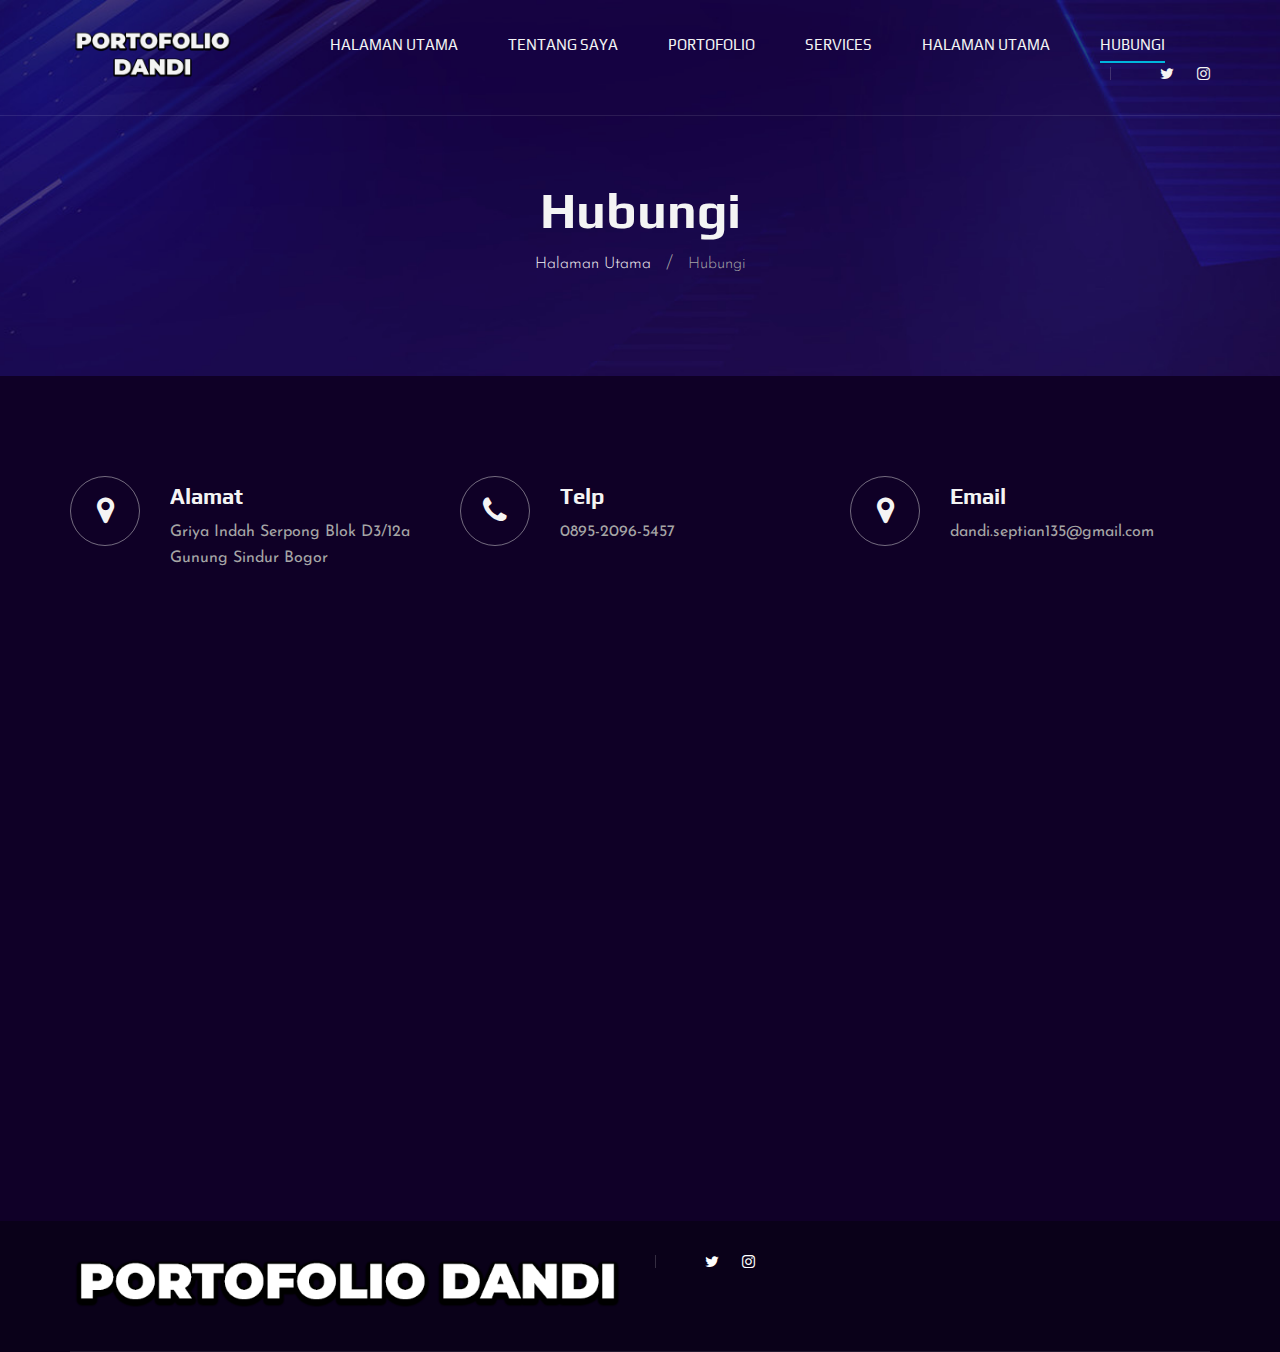
<file: contact.html>
<!DOCTYPE html>
<html lang="zxx">

<head>
    <meta charset="UTF-8">
    <meta name="description" content="Videograph Template">
    <meta name="keywords" content="Videograph, unica, creative, html">
    <meta name="viewport" content="width=device-width, initial-scale=1.0">
    <meta http-equiv="X-UA-Compatible" content="ie=edge">
    <title>Portofolio Dandi</title>

    <!-- Google Font -->
    <link href="https://fonts.googleapis.com/css2?family=Play:wght@400;700&display=swap" rel="stylesheet">
    <link href="https://fonts.googleapis.com/css2?family=Josefin+Sans:wght@300;400;500;600;700&display=swap"
        rel="stylesheet">

    <!-- Css Styles -->
    <link rel="stylesheet" href="css/bootstrap.min.css" type="text/css">
    <link rel="stylesheet" href="css/font-awesome.min.css" type="text/css">
    <link rel="stylesheet" href="css/elegant-icons.css" type="text/css">
    <link rel="stylesheet" href="css/owl.carousel.min.css" type="text/css">
    <link rel="stylesheet" href="css/magnific-popup.css" type="text/css">
    <link rel="stylesheet" href="css/slicknav.min.css" type="text/css">
    <link rel="stylesheet" href="css/style.css" type="text/css">
</head>

<body>
    <!-- Page Preloder -->
    <div id="preloder">
        <div class="loader"></div>
    </div>

    <!-- Header Section Begin -->
    <header class="header">
        <div class="container">
            <div class="row">
                <div class="col-lg-2">
                    <div class="header__logo">
                        <a href="./index.html"><img src="img/logo.png" alt=""></a>
                    </div>
                </div>
                <div class="col-lg-10">
                    <div class="header__nav__option">
                        <nav class="header__nav__menu mobile-menu">
                            <ul>
                                <li><a href="./index.html">Halaman Utama</a></li>
                                <li><a href="./about.html">Tentang Saya</a></li>
                                <li><a href="./portfolio.html">Portofolio</a></li>
                                <li><a href="./services.html">Services</a></li>
                                <li><a href="#">Halaman Utama</a>
                                    <ul class="dropdown">
                                        <li><a href="./about.html">Halaman Utana</a></li>
                                        <li><a href="./portfolio.html">Portofolio</a></li>
                                        <li><a href="./blog.html">Blog</a></li>
                                        <li><a href="./blog-details.html">Blog Details</a></li>
                                    </ul>
                                </li>
                                <li class="active"><a href="./contact.html">Hubungi</a></li>
                            </ul>
                        </nav>
                        <div class="header__nav__social">
                            <a href="#"><i class="fa fa-twitter"></i></a>
                            <a href="https://www.instagram.com/dandiseptian666/"><i class="fa fa-instagram"></i></a>
                        </div>
                    </div>
                </div>
            </div>
            <div id="mobile-menu-wrap"></div>
        </div>
    </header>
    <!-- Header End -->

    <!-- Breadcrumb Begin -->
    <div class="breadcrumb-option spad set-bg" data-setbg="img/breadcrumb-bg.jpg">
        <div class="container">
            <div class="row">
                <div class="col-lg-12 text-center">
                    <div class="breadcrumb__text">
                        <h2>Hubungi</h2>
                        <div class="breadcrumb__links">
                            <a href="#">Halaman Utama</a>
                            <span>Hubungi</span>
                        </div>
                    </div>
                </div>
            </div>
        </div>
    </div>
    <!-- Breadcrumb End -->

    <!-- Contact Widget Section Begin -->
    <section class="contact-widget spad">
        <div class="container">
            <div class="row">
                <div class="col-lg-4 col-md-6 col-md-6 col-md-3">
                    <div class="contact__widget__item">
                        <div class="contact__widget__item__icon">
                            <i class="fa fa-map-marker"></i>
                        </div>
                        <div class="contact__widget__item__text">
                            <h4>Alamat</h4>
                            <p>Griya Indah Serpong Blok D3/12a Gunung Sindur Bogor</p>
                        </div>
                    </div>
                </div>
                <div class="col-lg-4 col-md-6 col-md-6 col-md-3">
                    <div class="contact__widget__item">
                        <div class="contact__widget__item__icon">
                            <i class="fa fa-phone"></i>
                        </div>
                        <div class="contact__widget__item__text">
                            <h4>Telp</h4>
                            <p>0895-2096-5457</p>
                        </div>
                    </div>
                </div>
                <div class="col-lg-4 col-md-6 col-md-6 col-md-3">
                    <div class="contact__widget__item">
                        <div class="contact__widget__item__icon">
                            <i class="fa fa-map-marker"></i>
                        </div>
                        <div class="contact__widget__item__text">
                            <h4>Email</h4>
                            <p>dandi.septian135@gmail.com</p>
                        </div>
                    </div>
                </div>
            </div>
        </div>
    </section>
    <!-- Contact Widget Section End -->

    <!-- Call To Action Section Begin -->
    <section class="contact spad">
        <div class="container">
            <div class="row">
                <div class="col-lg-6 col-md-6">
                    <div class="contact__map">
                    <iframe src="https://www.google.com/maps/embed?pb=!1m17!1m12!1m3!1d991.2646098211717!2d106.68412792036959!3d-6.386460013454364!2m3!1f0!2f0!3f0!3m2!1i1024!2i768!4f13.1!3m2!1m1!2zNsKwMjMnMTEuNCJTIDEwNsKwNDEnMDMuMSJF!5e0!3m2!1sid!2sid!4v1704544581417!5m2!1sid!2sid" width="600" height="450" style="border:0;" allowfullscreen="" loading="lazy" referrerpolicy="no-referrer-when-downgrade"></iframe>
                    </div>
                </div>
            </div>
        </div>
    </section>
    <!-- Call To Action Section End -->

    <!-- Footer Section Begin -->
    <footer class="footer">
        <div class="container">
            <div class="footer__top">
                <div class="row">
                    <div class="col-lg-6 col-md-6">
                        <div class="footer__top__logo">
                            <a href="#"><img src="img/logo1.png" alt=""></a>
                        </div>
                    </div>
                    <div class="col-lg-6 col-md-6">
                          <div class="header__nav__social">
                            <a href="#"><i class="fa fa-twitter"></i></a>
                            <a href="https://www.instagram.com/dandiseptian666/"><i class="fa fa-instagram"></i></a>
                        </div>
                    </div>
                </div>
            </div>

    <!-- Js Plugins -->
    <script src="js/jquery-3.3.1.min.js"></script>
    <script src="js/bootstrap.min.js"></script>
    <script src="js/jquery.magnific-popup.min.js"></script>
    <script src="js/mixitup.min.js"></script>
    <script src="js/masonry.pkgd.min.js"></script>
    <script src="js/jquery.slicknav.js"></script>
    <script src="js/owl.carousel.min.js"></script>
    <script src="js/main.js"></script>
</body>

</html>
</file>
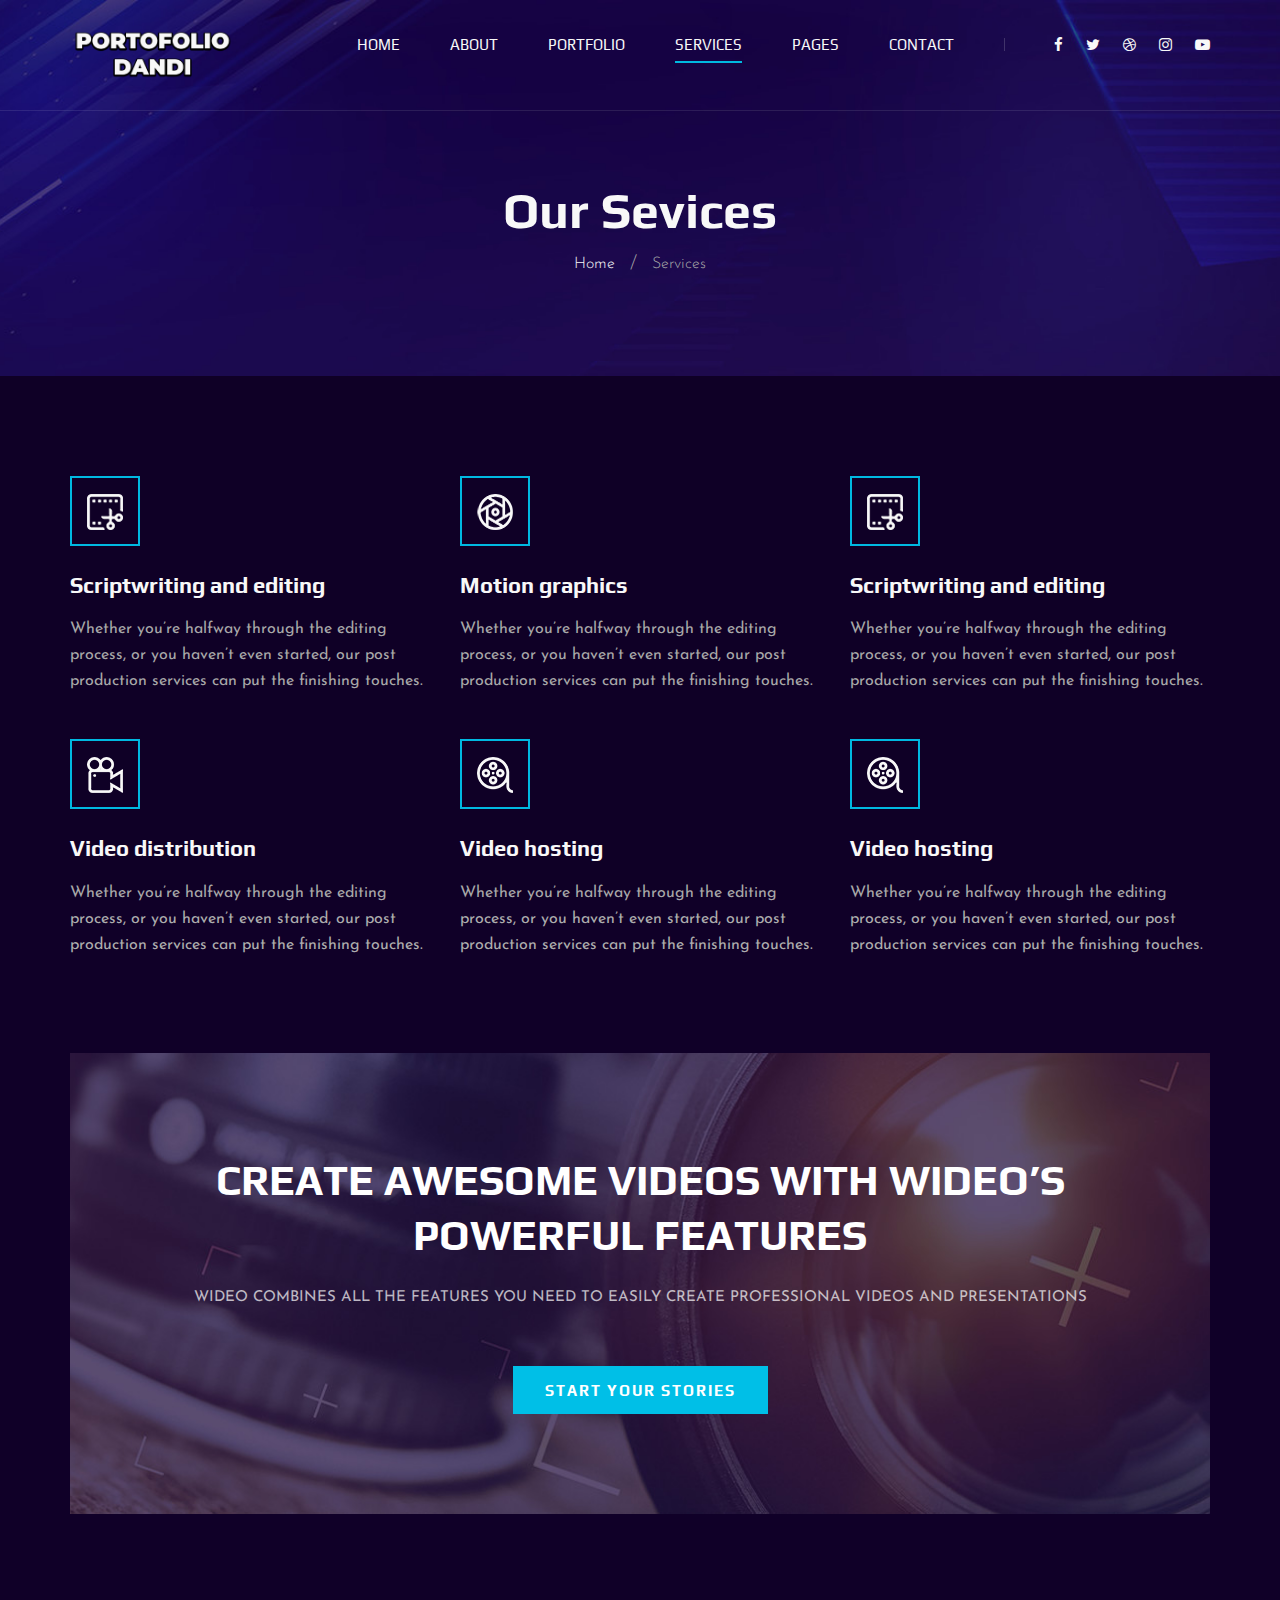
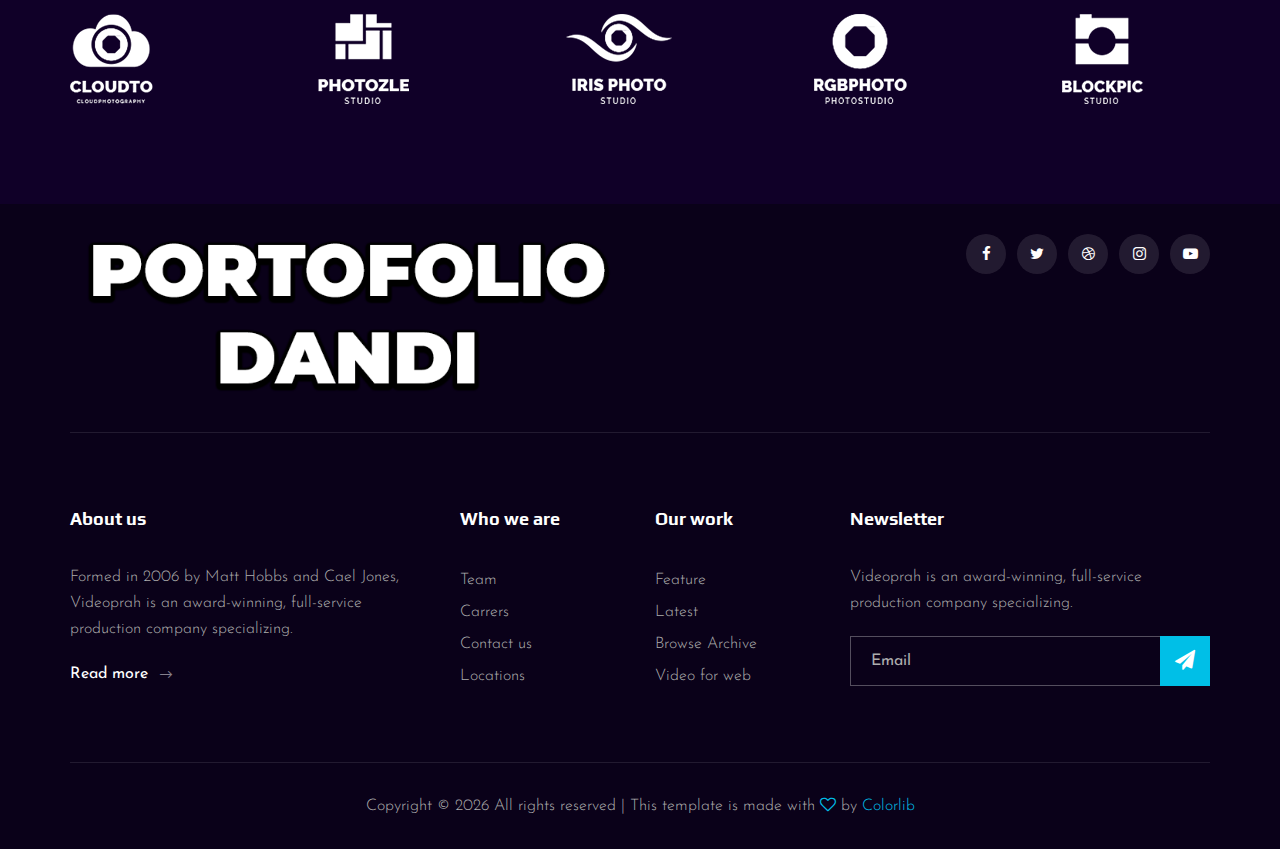
<file: services.html>
<!DOCTYPE html>
<html lang="zxx">

<head>
    <meta charset="UTF-8">
    <meta name="description" content="Videograph Template">
    <meta name="keywords" content="Videograph, unica, creative, html">
    <meta name="viewport" content="width=device-width, initial-scale=1.0">
    <meta http-equiv="X-UA-Compatible" content="ie=edge">
    <title>Videograph | Template</title>

    <!-- Google Font -->
    <link href="https://fonts.googleapis.com/css2?family=Play:wght@400;700&display=swap" rel="stylesheet">
    <link href="https://fonts.googleapis.com/css2?family=Josefin+Sans:wght@300;400;500;600;700&display=swap"
        rel="stylesheet">

    <!-- Css Styles -->
    <link rel="stylesheet" href="css/bootstrap.min.css" type="text/css">
    <link rel="stylesheet" href="css/font-awesome.min.css" type="text/css">
    <link rel="stylesheet" href="css/elegant-icons.css" type="text/css">
    <link rel="stylesheet" href="css/owl.carousel.min.css" type="text/css">
    <link rel="stylesheet" href="css/magnific-popup.css" type="text/css">
    <link rel="stylesheet" href="css/slicknav.min.css" type="text/css">
    <link rel="stylesheet" href="css/style.css" type="text/css">
</head>

<body>
    <!-- Page Preloder -->
    <div id="preloder">
        <div class="loader"></div>
    </div>

    <!-- Header Section Begin -->
    <header class="header">
        <div class="container">
            <div class="row">
                <div class="col-lg-2">
                    <div class="header__logo">
                        <a href="./index.html"><img src="img/logo.png" alt=""></a>
                    </div>
                </div>
                <div class="col-lg-10">
                    <div class="header__nav__option">
                        <nav class="header__nav__menu mobile-menu">
                            <ul>
                                <li><a href="./index.html">Home</a></li>
                                <li><a href="./about.html">About</a></li>
                                <li><a href="./portfolio.html">Portfolio</a></li>
                                <li class="active"><a href="./services.html">Services</a></li>
                                <li><a href="#">Pages</a>
                                    <ul class="dropdown">
                                        <li><a href="./about.html">About</a></li>
                                        <li><a href="./portfolio.html">Portfolio</a></li>
                                        <li><a href="./blog.html">Blog</a></li>
                                        <li><a href="./blog-details.html">Blog Details</a></li>
                                    </ul>
                                </li>
                                <li><a href="./contact.html">Contact</a></li>
                            </ul>
                        </nav>
                        <div class="header__nav__social">
                            <a href="#"><i class="fa fa-facebook"></i></a>
                            <a href="#"><i class="fa fa-twitter"></i></a>
                            <a href="#"><i class="fa fa-dribbble"></i></a>
                            <a href="#"><i class="fa fa-instagram"></i></a>
                            <a href="#"><i class="fa fa-youtube-play"></i></a>
                        </div>
                    </div>
                </div>
            </div>
            <div id="mobile-menu-wrap"></div>
        </div>
    </header>
    <!-- Header End -->

    <!-- Breadcrumb Begin -->
    <div class="breadcrumb-option spad set-bg" data-setbg="img/breadcrumb-bg.jpg">
        <div class="container">
            <div class="row">
                <div class="col-lg-12 text-center">
                    <div class="breadcrumb__text">
                        <h2>Our Sevices</h2>
                        <div class="breadcrumb__links">
                            <a href="#">Home</a>
                            <span>Services</span>
                        </div>
                    </div>
                </div>
            </div>
        </div>
    </div>
    <!-- Breadcrumb End -->

    <!-- Services Section Begin -->
    <section class="services-page spad">
        <div class="container">
            <div class="row">
                <div class="col-lg-4 col-md-6 col-sm-6">
                    <div class="services__item">
                        <div class="services__item__icon">
                            <img src="img/icons/si-2.png" alt="">
                        </div>
                        <h4>Scriptwriting and editing</h4>
                        <p>Whether you’re halfway through the editing process, or you haven’t even started, our post
                            production services can put the finishing touches.</p>
                    </div>
                </div>
                <div class="col-lg-4 col-md-6 col-sm-6">
                    <div class="services__item">
                        <div class="services__item__icon">
                            <img src="img/icons/si-1.png" alt="">
                        </div>
                        <h4>Motion graphics</h4>
                        <p>Whether you’re halfway through the editing process, or you haven’t even started, our post
                            production services can put the finishing touches.</p>
                    </div>
                </div>
                <div class="col-lg-4 col-md-6 col-sm-6">
                    <div class="services__item">
                        <div class="services__item__icon">
                            <img src="img/icons/si-2.png" alt="">
                        </div>
                        <h4>Scriptwriting and editing</h4>
                        <p>Whether you’re halfway through the editing process, or you haven’t even started, our post
                            production services can put the finishing touches.</p>
                    </div>
                </div>
                <div class="col-lg-4 col-md-6 col-sm-6">
                    <div class="services__item">
                        <div class="services__item__icon">
                            <img src="img/icons/si-3.png" alt="">
                        </div>
                        <h4>Video distribution</h4>
                        <p>Whether you’re halfway through the editing process, or you haven’t even started, our post
                            production services can put the finishing touches.</p>
                    </div>
                </div>
                <div class="col-lg-4 col-md-6 col-sm-6">
                    <div class="services__item">
                        <div class="services__item__icon">
                            <img src="img/icons/si-4.png" alt="">
                        </div>
                        <h4>Video hosting</h4>
                        <p>Whether you’re halfway through the editing process, or you haven’t even started, our post
                            production services can put the finishing touches.</p>
                    </div>
                </div>
                <div class="col-lg-4 col-md-6 col-sm-6">
                    <div class="services__item">
                        <div class="services__item__icon">
                            <img src="img/icons/si-4.png" alt="">
                        </div>
                        <h4>Video hosting</h4>
                        <p>Whether you’re halfway through the editing process, or you haven’t even started, our post
                            production services can put the finishing touches.</p>
                    </div>
                </div>
            </div>
        </div>
    </section>
    <!-- Services Section End -->

    <!-- Call To Action Section Begin -->
    <section class="callto sp__callto">
        <div class="container">
            <div class="callto__services spad set-bg" data-setbg="img/calltos-bg.jpg">
                <div class="row d-flex justify-content-center">
                    <div class="col-lg-10 text-center">
                        <div class="callto__text">
                            <h2>CREATE AWESOME VIDEOS WITH WIDEO’S POWERFUL FEATURES</h2>
                            <p>Wideo combines all the features you need to easily create professional videos and
                                presentations</p>
                            <a href="#">Start your stories</a>
                        </div>
                    </div>
                </div>
            </div>
        </div>
    </section>
    <!-- Call To Action Section End -->

    <!-- Logo Begin -->
    <div class="logo spad">
        <div class="container">
            <div class="logo__carousel owl-carousel">
                <a href="#" class="logo__item"><img src="img/logo/logo-1.png" alt=""></a>
                <a href="#" class="logo__item"><img src="img/logo/logo-2.png" alt=""></a>
                <a href="#" class="logo__item"><img src="img/logo/logo-3.png" alt=""></a>
                <a href="#" class="logo__item"><img src="img/logo/logo-4.png" alt=""></a>
                <a href="#" class="logo__item"><img src="img/logo/logo-5.png" alt=""></a>
                <a href="#" class="logo__item"><img src="img/logo/logo-6.png" alt=""></a>
            </div>
        </div>
    </div>
    <!-- Logo End -->

    <!-- Footer Section Begin -->
    <footer class="footer">
        <div class="container">
            <div class="footer__top">
                <div class="row">
                    <div class="col-lg-6 col-md-6">
                        <div class="footer__top__logo">
                            <a href="#"><img src="img/logo.png" alt=""></a>
                        </div>
                    </div>
                    <div class="col-lg-6 col-md-6">
                        <div class="footer__top__social">
                            <a href="#"><i class="fa fa-facebook"></i></a>
                            <a href="#"><i class="fa fa-twitter"></i></a>
                            <a href="#"><i class="fa fa-dribbble"></i></a>
                            <a href="#"><i class="fa fa-instagram"></i></a>
                            <a href="#"><i class="fa fa-youtube-play"></i></a>
                        </div>
                    </div>
                </div>
            </div>
            <div class="footer__option">
                <div class="row">
                    <div class="col-lg-4 col-md-6 col-sm-6">
                        <div class="footer__option__item">
                            <h5>About us</h5>
                            <p>Formed in 2006 by Matt Hobbs and Cael Jones, Videoprah is an award-winning, full-service
                                production company specializing.</p>
                            <a href="#" class="read__more">Read more <span class="arrow_right"></span></a>
                        </div>
                    </div>
                    <div class="col-lg-2 col-md-3 col-sm-3">
                        <div class="footer__option__item">
                            <h5>Who we are</h5>
                            <ul>
                                <li><a href="#">Team</a></li>
                                <li><a href="#">Carrers</a></li>
                                <li><a href="#">Contact us</a></li>
                                <li><a href="#">Locations</a></li>
                            </ul>
                        </div>
                    </div>
                    <div class="col-lg-2 col-md-3 col-sm-3">
                        <div class="footer__option__item">
                            <h5>Our work</h5>
                            <ul>
                                <li><a href="#">Feature</a></li>
                                <li><a href="#">Latest</a></li>
                                <li><a href="#">Browse Archive</a></li>
                                <li><a href="#">Video for web</a></li>
                            </ul>
                        </div>
                    </div>
                    <div class="col-lg-4 col-md-12">
                        <div class="footer__option__item">
                            <h5>Newsletter</h5>
                            <p>Videoprah is an award-winning, full-service production company specializing.</p>
                            <form action="#">
                                <input type="text" placeholder="Email">
                                <button type="submit"><i class="fa fa-send"></i></button>
                            </form>
                        </div>
                    </div>
                </div>
            </div>
            <div class="footer__copyright">
                <div class="row">
                    <div class="col-lg-12 text-center">
                        <!-- Link back to Colorlib can't be removed. Template is licensed under CC BY 3.0. -->
                        <p class="footer__copyright__text">Copyright &copy;
                            <script>
                                document.write(new Date().getFullYear());
                            </script>
                            All rights reserved | This template is made with <i class="fa fa-heart-o"
                                aria-hidden="true"></i> by <a href="https://colorlib.com" target="_blank">Colorlib</a>
                        </p>
                        <!-- Link back to Colorlib can't be removed. Template is licensed under CC BY 3.0. -->
                    </div>
                </div>
            </div>
        </div>
    </footer>
    <!-- Footer Section End -->

    <!-- Js Plugins -->
    <script src="js/jquery-3.3.1.min.js"></script>
    <script src="js/bootstrap.min.js"></script>
    <script src="js/jquery.magnific-popup.min.js"></script>
    <script src="js/mixitup.min.js"></script>
    <script src="js/masonry.pkgd.min.js"></script>
    <script src="js/jquery.slicknav.js"></script>
    <script src="js/owl.carousel.min.js"></script>
    <script src="js/main.js"></script>
</body>

</html>
</file>
<file: css/elegant-icons.css>
@font-face {
	font-family: 'ElegantIcons';
	src:url('../fonts/ElegantIcons.eot');
	src:url('../fonts/ElegantIcons.eot?#iefix') format('embedded-opentype'),
		url('../fonts/ElegantIcons.woff') format('woff'),
		url('../fonts/ElegantIcons.ttf') format('truetype'),
		url('../fonts/ElegantIcons.svg#ElegantIcons') format('svg');
	font-weight: normal;
	font-style: normal;
}

/* Use the following CSS code if you want to use data attributes for inserting your icons */
[data-icon]:before {
	font-family: 'ElegantIcons';
	content: attr(data-icon);
	speak: none;
	font-weight: normal;
	font-variant: normal;
	text-transform: none;
	line-height: 1;
	-webkit-font-smoothing: antialiased;
	-moz-osx-font-smoothing: grayscale;
}

/* Use the following CSS code if you want to have a class per icon */
/*
Instead of a list of all class selectors,
you can use the generic selector below, but it's slower:
[class*="your-class-prefix"] {
*/
.arrow_up, .arrow_down, .arrow_left, .arrow_right, .arrow_left-up, .arrow_right-up, .arrow_right-down, .arrow_left-down, .arrow-up-down, .arrow_up-down_alt, .arrow_left-right_alt, .arrow_left-right, .arrow_expand_alt2, .arrow_expand_alt, .arrow_condense, .arrow_expand, .arrow_move, .arrow_carrot-up, .arrow_carrot-down, .arrow_carrot-left, .arrow_carrot-right, .arrow_carrot-2up, .arrow_carrot-2down, .arrow_carrot-2left, .arrow_carrot-2right, .arrow_carrot-up_alt2, .arrow_carrot-down_alt2, .arrow_carrot-left_alt2, .arrow_carrot-right_alt2, .arrow_carrot-2up_alt2, .arrow_carrot-2down_alt2, .arrow_carrot-2left_alt2, .arrow_carrot-2right_alt2, .arrow_triangle-up, .arrow_triangle-down, .arrow_triangle-left, .arrow_triangle-right, .arrow_triangle-up_alt2, .arrow_triangle-down_alt2, .arrow_triangle-left_alt2, .arrow_triangle-right_alt2, .arrow_back, .icon_minus-06, .icon_plus, .icon_close, .icon_check, .icon_minus_alt2, .icon_plus_alt2, .icon_close_alt2, .icon_check_alt2, .icon_zoom-out_alt, .icon_zoom-in_alt, .icon_search, .icon_box-empty, .icon_box-selected, .icon_minus-box, .icon_plus-box, .icon_box-checked, .icon_circle-empty, .icon_circle-slelected, .icon_stop_alt2, .icon_stop, .icon_pause_alt2, .icon_pause, .icon_menu, .icon_menu-square_alt2, .icon_menu-circle_alt2, .icon_ul, .icon_ol, .icon_adjust-horiz, .icon_adjust-vert, .icon_document_alt, .icon_documents_alt, .icon_pencil, .icon_pencil-edit_alt, .icon_pencil-edit, .icon_folder-alt, .icon_folder-open_alt, .icon_folder-add_alt, .icon_info_alt, .icon_error-oct_alt, .icon_error-circle_alt, .icon_error-triangle_alt, .icon_question_alt2, .icon_question, .icon_comment_alt, .icon_chat_alt, .icon_vol-mute_alt, .icon_volume-low_alt, .icon_volume-high_alt, .icon_quotations, .icon_quotations_alt2, .icon_clock_alt, .icon_lock_alt, .icon_lock-open_alt, .icon_key_alt, .icon_cloud_alt, .icon_cloud-upload_alt, .icon_cloud-download_alt, .icon_image, .icon_images, .icon_lightbulb_alt, .icon_gift_alt, .icon_house_alt, .icon_genius, .icon_mobile, .icon_tablet, .icon_laptop, .icon_desktop, .icon_camera_alt, .icon_mail_alt, .icon_cone_alt, .icon_ribbon_alt, .icon_bag_alt, .icon_creditcard, .icon_cart_alt, .icon_paperclip, .icon_tag_alt, .icon_tags_alt, .icon_trash_alt, .icon_cursor_alt, .icon_mic_alt, .icon_compass_alt, .icon_pin_alt, .icon_pushpin_alt, .icon_map_alt, .icon_drawer_alt, .icon_toolbox_alt, .icon_book_alt, .icon_calendar, .icon_film, .icon_table, .icon_contacts_alt, .icon_headphones, .icon_lifesaver, .icon_piechart, .icon_refresh, .icon_link_alt, .icon_link, .icon_loading, .icon_blocked, .icon_archive_alt, .icon_heart_alt, .icon_star_alt, .icon_star-half_alt, .icon_star, .icon_star-half, .icon_tools, .icon_tool, .icon_cog, .icon_cogs, .arrow_up_alt, .arrow_down_alt, .arrow_left_alt, .arrow_right_alt, .arrow_left-up_alt, .arrow_right-up_alt, .arrow_right-down_alt, .arrow_left-down_alt, .arrow_condense_alt, .arrow_expand_alt3, .arrow_carrot_up_alt, .arrow_carrot-down_alt, .arrow_carrot-left_alt, .arrow_carrot-right_alt, .arrow_carrot-2up_alt, .arrow_carrot-2dwnn_alt, .arrow_carrot-2left_alt, .arrow_carrot-2right_alt, .arrow_triangle-up_alt, .arrow_triangle-down_alt, .arrow_triangle-left_alt, .arrow_triangle-right_alt, .icon_minus_alt, .icon_plus_alt, .icon_close_alt, .icon_check_alt, .icon_zoom-out, .icon_zoom-in, .icon_stop_alt, .icon_menu-square_alt, .icon_menu-circle_alt, .icon_document, .icon_documents, .icon_pencil_alt, .icon_folder, .icon_folder-open, .icon_folder-add, .icon_folder_upload, .icon_folder_download, .icon_info, .icon_error-circle, .icon_error-oct, .icon_error-triangle, .icon_question_alt, .icon_comment, .icon_chat, .icon_vol-mute, .icon_volume-low, .icon_volume-high, .icon_quotations_alt, .icon_clock, .icon_lock, .icon_lock-open, .icon_key, .icon_cloud, .icon_cloud-upload, .icon_cloud-download, .icon_lightbulb, .icon_gift, .icon_house, .icon_camera, .icon_mail, .icon_cone, .icon_ribbon, .icon_bag, .icon_cart, .icon_tag, .icon_tags, .icon_trash, .icon_cursor, .icon_mic, .icon_compass, .icon_pin, .icon_pushpin, .icon_map, .icon_drawer, .icon_toolbox, .icon_book, .icon_contacts, .icon_archive, .icon_heart, .icon_profile, .icon_group, .icon_grid-2x2, .icon_grid-3x3, .icon_music, .icon_pause_alt, .icon_phone, .icon_upload, .icon_download, .social_facebook, .social_twitter, .social_pinterest, .social_googleplus, .social_tumblr, .social_tumbleupon, .social_wordpress, .social_instagram, .social_dribbble, .social_vimeo, .social_linkedin, .social_rss, .social_deviantart, .social_share, .social_myspace, .social_skype, .social_youtube, .social_picassa, .social_googledrive, .social_flickr, .social_blogger, .social_spotify, .social_delicious, .social_facebook_circle, .social_twitter_circle, .social_pinterest_circle, .social_googleplus_circle, .social_tumblr_circle, .social_stumbleupon_circle, .social_wordpress_circle, .social_instagram_circle, .social_dribbble_circle, .social_vimeo_circle, .social_linkedin_circle, .social_rss_circle, .social_deviantart_circle, .social_share_circle, .social_myspace_circle, .social_skype_circle, .social_youtube_circle, .social_picassa_circle, .social_googledrive_alt2, .social_flickr_circle, .social_blogger_circle, .social_spotify_circle, .social_delicious_circle, .social_facebook_square, .social_twitter_square, .social_pinterest_square, .social_googleplus_square, .social_tumblr_square, .social_stumbleupon_square, .social_wordpress_square, .social_instagram_square, .social_dribbble_square, .social_vimeo_square, .social_linkedin_square, .social_rss_square, .social_deviantart_square, .social_share_square, .social_myspace_square, .social_skype_square, .social_youtube_square, .social_picassa_square, .social_googledrive_square, .social_flickr_square, .social_blogger_square, .social_spotify_square, .social_delicious_square, .icon_printer, .icon_calulator, .icon_building, .icon_floppy, .icon_drive, .icon_search-2, .icon_id, .icon_id-2, .icon_puzzle, .icon_like, .icon_dislike, .icon_mug, .icon_currency, .icon_wallet, .icon_pens, .icon_easel, .icon_flowchart, .icon_datareport, .icon_briefcase, .icon_shield, .icon_percent, .icon_globe, .icon_globe-2, .icon_target, .icon_hourglass, .icon_balance, .icon_rook, .icon_printer-alt, .icon_calculator_alt, .icon_building_alt, .icon_floppy_alt, .icon_drive_alt, .icon_search_alt, .icon_id_alt, .icon_id-2_alt, .icon_puzzle_alt, .icon_like_alt, .icon_dislike_alt, .icon_mug_alt, .icon_currency_alt, .icon_wallet_alt, .icon_pens_alt, .icon_easel_alt, .icon_flowchart_alt, .icon_datareport_alt, .icon_briefcase_alt, .icon_shield_alt, .icon_percent_alt, .icon_globe_alt, .icon_clipboard {
	font-family: 'ElegantIcons';
	speak: none;
	font-style: normal;
	font-weight: normal;
	font-variant: normal;
	text-transform: none;
	line-height: 1;
	-webkit-font-smoothing: antialiased;
}
.arrow_up:before {
	content: "\21";
}
.arrow_down:before {
	content: "\22";
}
.arrow_left:before {
	content: "\23";
}
.arrow_right:before {
	content: "\24";
}
.arrow_left-up:before {
	content: "\25";
}
.arrow_right-up:before {
	content: "\26";
}
.arrow_right-down:before {
	content: "\27";
}
.arrow_left-down:before {
	content: "\28";
}
.arrow-up-down:before {
	content: "\29";
}
.arrow_up-down_alt:before {
	content: "\2a";
}
.arrow_left-right_alt:before {
	content: "\2b";
}
.arrow_left-right:before {
	content: "\2c";
}
.arrow_expand_alt2:before {
	content: "\2d";
}
.arrow_expand_alt:before {
	content: "\2e";
}
.arrow_condense:before {
	content: "\2f";
}
.arrow_expand:before {
	content: "\30";
}
.arrow_move:before {
	content: "\31";
}
.arrow_carrot-up:before {
	content: "\32";
}
.arrow_carrot-down:before {
	content: "\33";
}
.arrow_carrot-left:before {
	content: "\34";
}
.arrow_carrot-right:before {
	content: "\35";
}
.arrow_carrot-2up:before {
	content: "\36";
}
.arrow_carrot-2down:before {
	content: "\37";
}
.arrow_carrot-2left:before {
	content: "\38";
}
.arrow_carrot-2right:before {
	content: "\39";
}
.arrow_carrot-up_alt2:before {
	content: "\3a";
}
.arrow_carrot-down_alt2:before {
	content: "\3b";
}
.arrow_carrot-left_alt2:before {
	content: "\3c";
}
.arrow_carrot-right_alt2:before {
	content: "\3d";
}
.arrow_carrot-2up_alt2:before {
	content: "\3e";
}
.arrow_carrot-2down_alt2:before {
	content: "\3f";
}
.arrow_carrot-2left_alt2:before {
	content: "\40";
}
.arrow_carrot-2right_alt2:before {
	content: "\41";
}
.arrow_triangle-up:before {
	content: "\42";
}
.arrow_triangle-down:before {
	content: "\43";
}
.arrow_triangle-left:before {
	content: "\44";
}
.arrow_triangle-right:before {
	content: "\45";
}
.arrow_triangle-up_alt2:before {
	content: "\46";
}
.arrow_triangle-down_alt2:before {
	content: "\47";
}
.arrow_triangle-left_alt2:before {
	content: "\48";
}
.arrow_triangle-right_alt2:before {
	content: "\49";
}
.arrow_back:before {
	content: "\4a";
}
.icon_minus-06:before {
	content: "\4b";
}
.icon_plus:before {
	content: "\4c";
}
.icon_close:before {
	content: "\4d";
}
.icon_check:before {
	content: "\4e";
}
.icon_minus_alt2:before {
	content: "\4f";
}
.icon_plus_alt2:before {
	content: "\50";
}
.icon_close_alt2:before {
	content: "\51";
}
.icon_check_alt2:before {
	content: "\52";
}
.icon_zoom-out_alt:before {
	content: "\53";
}
.icon_zoom-in_alt:before {
	content: "\54";
}
.icon_search:before {
	content: "\55";
}
.icon_box-empty:before {
	content: "\56";
}
.icon_box-selected:before {
	content: "\57";
}
.icon_minus-box:before {
	content: "\58";
}
.icon_plus-box:before {
	content: "\59";
}
.icon_box-checked:before {
	content: "\5a";
}
.icon_circle-empty:before {
	content: "\5b";
}
.icon_circle-slelected:before {
	content: "\5c";
}
.icon_stop_alt2:before {
	content: "\5d";
}
.icon_stop:before {
	content: "\5e";
}
.icon_pause_alt2:before {
	content: "\5f";
}
.icon_pause:before {
	content: "\60";
}
.icon_menu:before {
	content: "\61";
}
.icon_menu-square_alt2:before {
	content: "\62";
}
.icon_menu-circle_alt2:before {
	content: "\63";
}
.icon_ul:before {
	content: "\64";
}
.icon_ol:before {
	content: "\65";
}
.icon_adjust-horiz:before {
	content: "\66";
}
.icon_adjust-vert:before {
	content: "\67";
}
.icon_document_alt:before {
	content: "\68";
}
.icon_documents_alt:before {
	content: "\69";
}
.icon_pencil:before {
	content: "\6a";
}
.icon_pencil-edit_alt:before {
	content: "\6b";
}
.icon_pencil-edit:before {
	content: "\6c";
}
.icon_folder-alt:before {
	content: "\6d";
}
.icon_folder-open_alt:before {
	content: "\6e";
}
.icon_folder-add_alt:before {
	content: "\6f";
}
.icon_info_alt:before {
	content: "\70";
}
.icon_error-oct_alt:before {
	content: "\71";
}
.icon_error-circle_alt:before {
	content: "\72";
}
.icon_error-triangle_alt:before {
	content: "\73";
}
.icon_question_alt2:before {
	content: "\74";
}
.icon_question:before {
	content: "\75";
}
.icon_comment_alt:before {
	content: "\76";
}
.icon_chat_alt:before {
	content: "\77";
}
.icon_vol-mute_alt:before {
	content: "\78";
}
.icon_volume-low_alt:before {
	content: "\79";
}
.icon_volume-high_alt:before {
	content: "\7a";
}
.icon_quotations:before {
	content: "\7b";
}
.icon_quotations_alt2:before {
	content: "\7c";
}
.icon_clock_alt:before {
	content: "\7d";
}
.icon_lock_alt:before {
	content: "\7e";
}
.icon_lock-open_alt:before {
	content: "\e000";
}
.icon_key_alt:before {
	content: "\e001";
}
.icon_cloud_alt:before {
	content: "\e002";
}
.icon_cloud-upload_alt:before {
	content: "\e003";
}
.icon_cloud-download_alt:before {
	content: "\e004";
}
.icon_image:before {
	content: "\e005";
}
.icon_images:before {
	content: "\e006";
}
.icon_lightbulb_alt:before {
	content: "\e007";
}
.icon_gift_alt:before {
	content: "\e008";
}
.icon_house_alt:before {
	content: "\e009";
}
.icon_genius:before {
	content: "\e00a";
}
.icon_mobile:before {
	content: "\e00b";
}
.icon_tablet:before {
	content: "\e00c";
}
.icon_laptop:before {
	content: "\e00d";
}
.icon_desktop:before {
	content: "\e00e";
}
.icon_camera_alt:before {
	content: "\e00f";
}
.icon_mail_alt:before {
	content: "\e010";
}
.icon_cone_alt:before {
	content: "\e011";
}
.icon_ribbon_alt:before {
	content: "\e012";
}
.icon_bag_alt:before {
	content: "\e013";
}
.icon_creditcard:before {
	content: "\e014";
}
.icon_cart_alt:before {
	content: "\e015";
}
.icon_paperclip:before {
	content: "\e016";
}
.icon_tag_alt:before {
	content: "\e017";
}
.icon_tags_alt:before {
	content: "\e018";
}
.icon_trash_alt:before {
	content: "\e019";
}
.icon_cursor_alt:before {
	content: "\e01a";
}
.icon_mic_alt:before {
	content: "\e01b";
}
.icon_compass_alt:before {
	content: "\e01c";
}
.icon_pin_alt:before {
	content: "\e01d";
}
.icon_pushpin_alt:before {
	content: "\e01e";
}
.icon_map_alt:before {
	content: "\e01f";
}
.icon_drawer_alt:before {
	content: "\e020";
}
.icon_toolbox_alt:before {
	content: "\e021";
}
.icon_book_alt:before {
	content: "\e022";
}
.icon_calendar:before {
	content: "\e023";
}
.icon_film:before {
	content: "\e024";
}
.icon_table:before {
	content: "\e025";
}
.icon_contacts_alt:before {
	content: "\e026";
}
.icon_headphones:before {
	content: "\e027";
}
.icon_lifesaver:before {
	content: "\e028";
}
.icon_piechart:before {
	content: "\e029";
}
.icon_refresh:before {
	content: "\e02a";
}
.icon_link_alt:before {
	content: "\e02b";
}
.icon_link:before {
	content: "\e02c";
}
.icon_loading:before {
	content: "\e02d";
}
.icon_blocked:before {
	content: "\e02e";
}
.icon_archive_alt:before {
	content: "\e02f";
}
.icon_heart_alt:before {
	content: "\e030";
}
.icon_star_alt:before {
	content: "\e031";
}
.icon_star-half_alt:before {
	content: "\e032";
}
.icon_star:before {
	content: "\e033";
}
.icon_star-half:before {
	content: "\e034";
}
.icon_tools:before {
	content: "\e035";
}
.icon_tool:before {
	content: "\e036";
}
.icon_cog:before {
	content: "\e037";
}
.icon_cogs:before {
	content: "\e038";
}
.arrow_up_alt:before {
	content: "\e039";
}
.arrow_down_alt:before {
	content: "\e03a";
}
.arrow_left_alt:before {
	content: "\e03b";
}
.arrow_right_alt:before {
	content: "\e03c";
}
.arrow_left-up_alt:before {
	content: "\e03d";
}
.arrow_right-up_alt:before {
	content: "\e03e";
}
.arrow_right-down_alt:before {
	content: "\e03f";
}
.arrow_left-down_alt:before {
	content: "\e040";
}
.arrow_condense_alt:before {
	content: "\e041";
}
.arrow_expand_alt3:before {
	content: "\e042";
}
.arrow_carrot_up_alt:before {
	content: "\e043";
}
.arrow_carrot-down_alt:before {
	content: "\e044";
}
.arrow_carrot-left_alt:before {
	content: "\e045";
}
.arrow_carrot-right_alt:before {
	content: "\e046";
}
.arrow_carrot-2up_alt:before {
	content: "\e047";
}
.arrow_carrot-2dwnn_alt:before {
	content: "\e048";
}
.arrow_carrot-2left_alt:before {
	content: "\e049";
}
.arrow_carrot-2right_alt:before {
	content: "\e04a";
}
.arrow_triangle-up_alt:before {
	content: "\e04b";
}
.arrow_triangle-down_alt:before {
	content: "\e04c";
}
.arrow_triangle-left_alt:before {
	content: "\e04d";
}
.arrow_triangle-right_alt:before {
	content: "\e04e";
}
.icon_minus_alt:before {
	content: "\e04f";
}
.icon_plus_alt:before {
	content: "\e050";
}
.icon_close_alt:before {
	content: "\e051";
}
.icon_check_alt:before {
	content: "\e052";
}
.icon_zoom-out:before {
	content: "\e053";
}
.icon_zoom-in:before {
	content: "\e054";
}
.icon_stop_alt:before {
	content: "\e055";
}
.icon_menu-square_alt:before {
	content: "\e056";
}
.icon_menu-circle_alt:before {
	content: "\e057";
}
.icon_document:before {
	content: "\e058";
}
.icon_documents:before {
	content: "\e059";
}
.icon_pencil_alt:before {
	content: "\e05a";
}
.icon_folder:before {
	content: "\e05b";
}
.icon_folder-open:before {
	content: "\e05c";
}
.icon_folder-add:before {
	content: "\e05d";
}
.icon_folder_upload:before {
	content: "\e05e";
}
.icon_folder_download:before {
	content: "\e05f";
}
.icon_info:before {
	content: "\e060";
}
.icon_error-circle:before {
	content: "\e061";
}
.icon_error-oct:before {
	content: "\e062";
}
.icon_error-triangle:before {
	content: "\e063";
}
.icon_question_alt:before {
	content: "\e064";
}
.icon_comment:before {
	content: "\e065";
}
.icon_chat:before {
	content: "\e066";
}
.icon_vol-mute:before {
	content: "\e067";
}
.icon_volume-low:before {
	content: "\e068";
}
.icon_volume-high:before {
	content: "\e069";
}
.icon_quotations_alt:before {
	content: "\e06a";
}
.icon_clock:before {
	content: "\e06b";
}
.icon_lock:before {
	content: "\e06c";
}
.icon_lock-open:before {
	content: "\e06d";
}
.icon_key:before {
	content: "\e06e";
}
.icon_cloud:before {
	content: "\e06f";
}
.icon_cloud-upload:before {
	content: "\e070";
}
.icon_cloud-download:before {
	content: "\e071";
}
.icon_lightbulb:before {
	content: "\e072";
}
.icon_gift:before {
	content: "\e073";
}
.icon_house:before {
	content: "\e074";
}
.icon_camera:before {
	content: "\e075";
}
.icon_mail:before {
	content: "\e076";
}
.icon_cone:before {
	content: "\e077";
}
.icon_ribbon:before {
	content: "\e078";
}
.icon_bag:before {
	content: "\e079";
}
.icon_cart:before {
	content: "\e07a";
}
.icon_tag:before {
	content: "\e07b";
}
.icon_tags:before {
	content: "\e07c";
}
.icon_trash:before {
	content: "\e07d";
}
.icon_cursor:before {
	content: "\e07e";
}
.icon_mic:before {
	content: "\e07f";
}
.icon_compass:before {
	content: "\e080";
}
.icon_pin:before {
	content: "\e081";
}
.icon_pushpin:before {
	content: "\e082";
}
.icon_map:before {
	content: "\e083";
}
.icon_drawer:before {
	content: "\e084";
}
.icon_toolbox:before {
	content: "\e085";
}
.icon_book:before {
	content: "\e086";
}
.icon_contacts:before {
	content: "\e087";
}
.icon_archive:before {
	content: "\e088";
}
.icon_heart:before {
	content: "\e089";
}
.icon_profile:before {
	content: "\e08a";
}
.icon_group:before {
	content: "\e08b";
}
.icon_grid-2x2:before {
	content: "\e08c";
}
.icon_grid-3x3:before {
	content: "\e08d";
}
.icon_music:before {
	content: "\e08e";
}
.icon_pause_alt:before {
	content: "\e08f";
}
.icon_phone:before {
	content: "\e090";
}
.icon_upload:before {
	content: "\e091";
}
.icon_download:before {
	content: "\e092";
}
.social_facebook:before {
	content: "\e093";
}
.social_twitter:before {
	content: "\e094";
}
.social_pinterest:before {
	content: "\e095";
}
.social_googleplus:before {
	content: "\e096";
}
.social_tumblr:before {
	content: "\e097";
}
.social_tumbleupon:before {
	content: "\e098";
}
.social_wordpress:before {
	content: "\e099";
}
.social_instagram:before {
	content: "\e09a";
}
.social_dribbble:before {
	content: "\e09b";
}
.social_vimeo:before {
	content: "\e09c";
}
.social_linkedin:before {
	content: "\e09d";
}
.social_rss:before {
	content: "\e09e";
}
.social_deviantart:before {
	content: "\e09f";
}
.social_share:before {
	content: "\e0a0";
}
.social_myspace:before {
	content: "\e0a1";
}
.social_skype:before {
	content: "\e0a2";
}
.social_youtube:before {
	content: "\e0a3";
}
.social_picassa:before {
	content: "\e0a4";
}
.social_googledrive:before {
	content: "\e0a5";
}
.social_flickr:before {
	content: "\e0a6";
}
.social_blogger:before {
	content: "\e0a7";
}
.social_spotify:before {
	content: "\e0a8";
}
.social_delicious:before {
	content: "\e0a9";
}
.social_facebook_circle:before {
	content: "\e0aa";
}
.social_twitter_circle:before {
	content: "\e0ab";
}
.social_pinterest_circle:before {
	content: "\e0ac";
}
.social_googleplus_circle:before {
	content: "\e0ad";
}
.social_tumblr_circle:before {
	content: "\e0ae";
}
.social_stumbleupon_circle:before {
	content: "\e0af";
}
.social_wordpress_circle:before {
	content: "\e0b0";
}
.social_instagram_circle:before {
	content: "\e0b1";
}
.social_dribbble_circle:before {
	content: "\e0b2";
}
.social_vimeo_circle:before {
	content: "\e0b3";
}
.social_linkedin_circle:before {
	content: "\e0b4";
}
.social_rss_circle:before {
	content: "\e0b5";
}
.social_deviantart_circle:before {
	content: "\e0b6";
}
.social_share_circle:before {
	content: "\e0b7";
}
.social_myspace_circle:before {
	content: "\e0b8";
}
.social_skype_circle:before {
	content: "\e0b9";
}
.social_youtube_circle:before {
	content: "\e0ba";
}
.social_picassa_circle:before {
	content: "\e0bb";
}
.social_googledrive_alt2:before {
	content: "\e0bc";
}
.social_flickr_circle:before {
	content: "\e0bd";
}
.social_blogger_circle:before {
	content: "\e0be";
}
.social_spotify_circle:before {
	content: "\e0bf";
}
.social_delicious_circle:before {
	content: "\e0c0";
}
.social_facebook_square:before {
	content: "\e0c1";
}
.social_twitter_square:before {
	content: "\e0c2";
}
.social_pinterest_square:before {
	content: "\e0c3";
}
.social_googleplus_square:before {
	content: "\e0c4";
}
.social_tumblr_square:before {
	content: "\e0c5";
}
.social_stumbleupon_square:before {
	content: "\e0c6";
}
.social_wordpress_square:before {
	content: "\e0c7";
}
.social_instagram_square:before {
	content: "\e0c8";
}
.social_dribbble_square:before {
	content: "\e0c9";
}
.social_vimeo_square:before {
	content: "\e0ca";
}
.social_linkedin_square:before {
	content: "\e0cb";
}
.social_rss_square:before {
	content: "\e0cc";
}
.social_deviantart_square:before {
	content: "\e0cd";
}
.social_share_square:before {
	content: "\e0ce";
}
.social_myspace_square:before {
	content: "\e0cf";
}
.social_skype_square:before {
	content: "\e0d0";
}
.social_youtube_square:before {
	content: "\e0d1";
}
.social_picassa_square:before {
	content: "\e0d2";
}
.social_googledrive_square:before {
	content: "\e0d3";
}
.social_flickr_square:before {
	content: "\e0d4";
}
.social_blogger_square:before {
	content: "\e0d5";
}
.social_spotify_square:before {
	content: "\e0d6";
}
.social_delicious_square:before {
	content: "\e0d7";
}
.icon_printer:before {
	content: "\e103";
}
.icon_calulator:before {
	content: "\e0ee";
}
.icon_building:before {
	content: "\e0ef";
}
.icon_floppy:before {
	content: "\e0e8";
}
.icon_drive:before {
	content: "\e0ea";
}
.icon_search-2:before {
	content: "\e101";
}
.icon_id:before {
	content: "\e107";
}
.icon_id-2:before {
	content: "\e108";
}
.icon_puzzle:before {
	content: "\e102";
}
.icon_like:before {
	content: "\e106";
}
.icon_dislike:before {
	content: "\e0eb";
}
.icon_mug:before {
	content: "\e105";
}
.icon_currency:before {
	content: "\e0ed";
}
.icon_wallet:before {
	content: "\e100";
}
.icon_pens:before {
	content: "\e104";
}
.icon_easel:before {
	content: "\e0e9";
}
.icon_flowchart:before {
	content: "\e109";
}
.icon_datareport:before {
	content: "\e0ec";
}
.icon_briefcase:before {
	content: "\e0fe";
}
.icon_shield:before {
	content: "\e0f6";
}
.icon_percent:before {
	content: "\e0fb";
}
.icon_globe:before {
	content: "\e0e2";
}
.icon_globe-2:before {
	content: "\e0e3";
}
.icon_target:before {
	content: "\e0f5";
}
.icon_hourglass:before {
	content: "\e0e1";
}
.icon_balance:before {
	content: "\e0ff";
}
.icon_rook:before {
	content: "\e0f8";
}
.icon_printer-alt:before {
	content: "\e0fa";
}
.icon_calculator_alt:before {
	content: "\e0e7";
}
.icon_building_alt:before {
	content: "\e0fd";
}
.icon_floppy_alt:before {
	content: "\e0e4";
}
.icon_drive_alt:before {
	content: "\e0e5";
}
.icon_search_alt:before {
	content: "\e0f7";
}
.icon_id_alt:before {
	content: "\e0e0";
}
.icon_id-2_alt:before {
	content: "\e0fc";
}
.icon_puzzle_alt:before {
	content: "\e0f9";
}
.icon_like_alt:before {
	content: "\e0dd";
}
.icon_dislike_alt:before {
	content: "\e0f1";
}
.icon_mug_alt:before {
	content: "\e0dc";
}
.icon_currency_alt:before {
	content: "\e0f3";
}
.icon_wallet_alt:before {
	content: "\e0d8";
}
.icon_pens_alt:before {
	content: "\e0db";
}
.icon_easel_alt:before {
	content: "\e0f0";
}
.icon_flowchart_alt:before {
	content: "\e0df";
}
.icon_datareport_alt:before {
	content: "\e0f2";
}
.icon_briefcase_alt:before {
	content: "\e0f4";
}
.icon_shield_alt:before {
	content: "\e0d9";
}
.icon_percent_alt:before {
	content: "\e0da";
}
.icon_globe_alt:before {
	content: "\e0de";
}
.icon_clipboard:before {
	content: "\e0e6";
}


	.glyph {
		float: left;
		text-align: center;
		padding: .75em;
		margin: .4em 1.5em .75em 0;
		width: 6em;
text-shadow: none;
	}
        .glyph_big {
        font-size: 128px;
        color: #59c5dc;
        float: left;
        margin-right: 20px;
        }

        .glyph div { padding-bottom: 10px;}

	.glyph input {
		font-family: consolas, monospace;
		font-size: 12px;
		width: 100%;
		text-align: center;
		border: 0;
		box-shadow: 0 0 0 1px #ccc;
		padding: .2em;
                -moz-border-radius: 5px;
                -webkit-border-radius: 5px;
	}
	.centered {
		margin-left: auto;
		margin-right: auto;
	}
	.glyph .fs1 {
		font-size: 2em;
	}
</file>
<file: css/style.css>
/******************************************************************
  Template Name: Dreams
  Description: Dreams wedding template
  Author: Colorib
  Author URI: https://colorlib.com/
  Version: 1.0
  Created: Colorib
******************************************************************/
/*------------------------------------------------------------------
[Table of contents]

1.  Template default CSS
	1.1	Variables
	1.2	Mixins
	1.3	Flexbox
	1.4	Reset
2.  Helper Css
3.  Header Section
4.  Hero Section
5.  Services Section
6.  Counter Section
7.  Team Section
8.  Latest Section
9.  Contact
10.  Footer Style
-------------------------------------------------------------------*/
/*----------------------------------------*/
/* Template default CSS
/*----------------------------------------*/
html,
body {
  height: 100%;
  font-family: "Josefin Sans", sans-serif;
  -webkit-font-smoothing: antialiased;
}

h1,
h2,
h3,
h4,
h5,
h6 {
  margin: 0;
  color: #111111;
  font-weight: 400;
  font-family: "Play", sans-serif;
}

h1 {
  font-size: 70px;
}

h2 {
  font-size: 36px;
}

h3 {
  font-size: 30px;
}

h4 {
  font-size: 24px;
}

h5 {
  font-size: 18px;
}

h6 {
  font-size: 16px;
}

p {
  font-size: 16px;
  font-family: "Josefin Sans", sans-serif;
  color: #adadad;
  font-weight: 400;
  line-height: 26px;
  margin: 0 0 15px 0;
}

img {
  max-width: 100%;
}

input:focus,
select:focus,
button:focus,
textarea:focus {
  outline: none;
}

a:hover,
a:focus {
  text-decoration: none;
  outline: none;
  color: #fff;
}

ul,
ol {
  padding: 0;
  margin: 0;
}

/*---------------------
  Helper CSS
-----------------------*/
.section-title {
  margin-bottom: 50px;
}
.section-title.center-title {
  text-align: center;
}
.section-title.center-title h2:after {
  right: 0;
  margin: 0 auto;
}
.section-title span {
  color: #ffffff;
  display: block;
  font-size: 16px;
  letter-spacing: 2px;
  text-transform: uppercase;
  margin-bottom: 6px;
}
.section-title h2 {
  color: #ffffff;
  font-weight: 700;
  text-transform: uppercase;
  position: relative;
  padding-bottom: 25px;
}
.section-title h2:after {
  position: absolute;
  left: 0;
  bottom: 0;
  height: 5px;
  width: 70px;
  background: #00bfe7;
  content: "";
}

.set-bg {
  background-repeat: no-repeat;
  background-size: cover;
  background-position: top center;
}

.spad {
  padding-top: 100px;
  padding-bottom: 100px;
}

.text-white h1,
.text-white h2,
.text-white h3,
.text-white h4,
.text-white h5,
.text-white h6,
.text-white p,
.text-white span,
.text-white li,
.text-white a {
  color: #fff;
}

/* buttons */
.primary-btn {
  display: inline-block;
  font-size: 15px;
  font-family: "Play", sans-serif;
  font-weight: 700;
  padding: 14px 32px 12px;
  color: #ffffff;
  text-transform: uppercase;
  letter-spacing: 2px;
  position: relative;
  z-index: 1;
}
.primary-btn:hover:before {
  height: 100%;
  width: 100%;
}
.primary-btn:hover:after {
  height: 100%;
  width: 100%;
}
.primary-btn:before {
  position: absolute;
  left: 0;
  top: 0;
  height: 30px;
  width: 30px;
  border-left: 2px solid #00bfe7;
  border-top: 2px solid #00bfe7;
  content: "";
  z-index: -1;
  -webkit-transition: all, 0.7s;
  -o-transition: all, 0.7s;
  transition: all, 0.7s;
}
.primary-btn:after {
  position: absolute;
  right: 0;
  bottom: 0;
  height: 30px;
  width: 30px;
  border-right: 2px solid #00bfe7;
  border-bottom: 2px solid #00bfe7;
  content: "";
  z-index: -1;
  -webkit-transition: all, 0.7s;
  -o-transition: all, 0.7s;
  transition: all, 0.7s;
}

.site-btn {
  font-size: 15px;
  color: #ffffff;
  background: #00bfe7;
  font-family: "Play", sans-serif;
  font-weight: 700;
  border: none;
  display: inline-block;
  text-transform: uppercase;
  letter-spacing: 2px;
  padding: 14px 34px 12px;
  width: 100%;
}

/* Preloder */
#preloder {
  position: fixed;
  width: 100%;
  height: 100%;
  top: 0;
  left: 0;
  z-index: 999999;
  background: #000;
}

.loader {
  width: 40px;
  height: 40px;
  position: absolute;
  top: 50%;
  left: 50%;
  margin-top: -13px;
  margin-left: -13px;
  border-radius: 60px;
  animation: loader 0.8s linear infinite;
  -webkit-animation: loader 0.8s linear infinite;
}

@keyframes loader {
  0% {
    -webkit-transform: rotate(0deg);
    transform: rotate(0deg);
    border: 4px solid #f44336;
    border-left-color: transparent;
  }
  50% {
    -webkit-transform: rotate(180deg);
    transform: rotate(180deg);
    border: 4px solid #673ab7;
    border-left-color: transparent;
  }
  100% {
    -webkit-transform: rotate(360deg);
    transform: rotate(360deg);
    border: 4px solid #f44336;
    border-left-color: transparent;
  }
}
@-webkit-keyframes loader {
  0% {
    -webkit-transform: rotate(0deg);
    border: 4px solid #f44336;
    border-left-color: transparent;
  }
  50% {
    -webkit-transform: rotate(180deg);
    border: 4px solid #673ab7;
    border-left-color: transparent;
  }
  100% {
    -webkit-transform: rotate(360deg);
    border: 4px solid #f44336;
    border-left-color: transparent;
  }
}
/*---------------------
  Header
-----------------------*/
.header {
  position: absolute;
  left: 0;
  top: 0;
  width: 100%;
  background: transparent;
  border-bottom: 1px solid rgba(255, 255, 255, 0.1);
  z-index: 9;
}

.header__logo {
  padding: 30px 0;
}
.header__logo a {
  display: inline-block;
}

.header__nav__option {
  text-align: right;
  padding: 28px 0px;
}

.header__nav__menu {
  display: inline-block;
  margin-right: 45px;
}
.header__nav__menu ul li {
  list-style: none;
  display: inline-block;
  margin-right: 45px;
  position: relative;
}
.header__nav__menu ul li.active a:after {
  -webkit-transform: scale(1);
      -ms-transform: scale(1);
          transform: scale(1);
}
.header__nav__menu ul li:hover a:after {
  -webkit-transform: scale(1);
      -ms-transform: scale(1);
          transform: scale(1);
}
.header__nav__menu ul li:hover .dropdown {
  top: 34px;
  opacity: 1;
  visibility: visible;
}
.header__nav__menu ul li:last-child {
  margin-right: 0;
}
.header__nav__menu ul li .dropdown {
  position: absolute;
  left: 0;
  top: 60px;
  width: 140px;
  background: #ffffff;
  text-align: left;
  padding: 2px 0;
  z-index: 9;
  opacity: 0;
  visibility: hidden;
  -webkit-transition: all, 0.3s;
  -o-transition: all, 0.3s;
  transition: all, 0.3s;
}
.header__nav__menu ul li .dropdown li {
  display: block;
  margin-right: 0;
}
.header__nav__menu ul li .dropdown li a {
  font-size: 14px;
  color: #111111;
  padding: 8px 20px;
  text-transform: capitalize;
}
.header__nav__menu ul li .dropdown li a:after {
  display: none;
}
.header__nav__menu ul li a {
  font-size: 15px;
  font-family: "Play", sans-serif;
  color: #ffffff;
  display: block;
  text-transform: uppercase;
  position: relative;
  padding: 6px 0;
}
.header__nav__menu ul li a:after {
  position: absolute;
  left: 0;
  bottom: 0;
  width: 100%;
  height: 2px;
  background: #00bfe7;
  content: "";
  -webkit-transform: scale(0);
      -ms-transform: scale(0);
          transform: scale(0);
  -webkit-transition: all, 0.3s;
  -o-transition: all, 0.3s;
  transition: all, 0.3s;
}

.header__nav__social {
  display: inline-block;
  position: relative;
  padding-left: 50px;
}
.header__nav__social:before {
  position: absolute;
  left: 0;
  top: 4px;
  height: 13px;
  width: 1px;
  background: rgba(225, 225, 225, 0.2);
  content: "";
}
.header__nav__social a {
  color: #ffffff;
  font-size: 15px;
  margin-right: 18px;
}
.header__nav__social a:last-child {
  margin-right: 0;
}

.slicknav_menu {
  display: none;
}

/*---------------------
  Hero
-----------------------*/
.hero__slider.owl-carousel .owl-item.active .hero__text span {
  top: 0;
  opacity: 1;
}
.hero__slider.owl-carousel .owl-item.active .hero__text h2 {
  top: 0;
  opacity: 1;
}
.hero__slider.owl-carousel .owl-item.active .hero__text .primary-btn {
  top: 0;
  opacity: 1;
}
.hero__slider.owl-carousel .owl-dots {
  position: absolute;
  left: 0;
  right: 0;
  bottom: 45px;
  width: 100%;
  max-width: 1140px;
  margin: 0 auto;
}
.hero__slider.owl-carousel .owl-dots button {
  color: #adadad;
  font-size: 18px;
  font-family: "Play", sans-serif;
  margin-right: 16px;
  position: relative;
  display: inline-block;
}
.hero__slider.owl-carousel .owl-dots button.active {
  color: #ffffff;
}
.hero__slider.owl-carousel .owl-dots button.active:after {
  background: #ffffff;
  height: 2px;
}
.hero__slider.owl-carousel .owl-dots button:after {
  position: absolute;
  left: 0;
  bottom: -6px;
  width: 100%;
  height: 1px;
  background: rgba(255, 255, 255, 0.3);
  content: "";
}
.hero__slider.owl-carousel .owl-dots button:last-child {
  margin-right: 0;
}

.hero__item {
  height: 684px;
  padding-top: 255px;
}

.hero__text span {
  color: #ffffff;
  display: block;
  font-size: 15px;
  letter-spacing: 2px;
  text-transform: uppercase;
  margin-bottom: 18px;
  position: relative;
  top: 100px;
  opacity: 0;
  -webkit-transition: all, 0.3s;
  -o-transition: all, 0.3s;
  transition: all, 0.3s;
}
.hero__text h2 {
  color: #ffffff;
  font-size: 60px;
  font-weight: 700;
  line-height: 70px;
  text-transform: uppercase;
  margin-bottom: 38px;
  position: relative;
  top: 100px;
  opacity: 0;
  -webkit-transition: all, 0.5s;
  -o-transition: all, 0.5s;
  transition: all, 0.5s;
}
.hero__text .primary-btn {
  position: relative;
  top: 100px;
  opacity: 0;
  -webkit-transition: all, 0.7s;
  -o-transition: all, 0.7s;
  transition: all, 0.7s;
}

/*---------------------
  Work
-----------------------*/
.work {
  overflow: hidden;
  background: #100028;
}

.work__gallery {
  margin-right: -10px;
}

.work__item {
  height: 311px !important;
  width: calc(16.67% - 10px);
  margin-right: 10px;
  margin-bottom: 10px;
  float: left;
  position: relative;
  overflow: hidden;
  display: -webkit-box;
  display: -ms-flexbox;
  display: flex;
  -webkit-box-align: center;
      -ms-flex-align: center;
          align-items: center;
  -webkit-box-pack: center;
      -ms-flex-pack: center;
          justify-content: center;
}
.work__item:hover .work__item__hover {
  bottom: 0;
}
.work__item.large__item {
  height: 633px !important;
  width: calc(33.33% - 10px);
}
.work__item.wide__item {
  width: calc(33.33% - 10px);
  height: 311px !important;
}
.work__item .play-btn {
  display: inline-block;
  color: #ffffff;
  font-size: 20px;
  height: 50px;
  width: 50px;
  line-height: 50px;
  text-align: center;
  border: 1px solid rgba(255, 255, 255, 0.7);
  border-radius: 50%;
}

.grid-sizer {
  width: calc(16.67% - 10px);
}

.work__item__hover {
  background: rgba(0, 0, 0, 0.5);
  position: absolute;
  left: 0;
  bottom: -300px;
  width: 100%;
  padding: 25px 30px 20px;
  -webkit-transition: all, 0.5s;
  -o-transition: all, 0.5s;
  transition: all, 0.5s;
}
.work__item__hover h4 {
  font-size: 22px;
  color: #ffffff;
  font-weight: 700;
}
.work__item__hover ul li {
  color: #adadad;
  list-style: none;
  font-size: 16px;
  margin-right: 23px;
  position: relative;
  display: inline-block;
}
.work__item__hover ul li:after {
  position: absolute;
  right: -18px;
  top: 1px;
  content: "/";
}
.work__item__hover ul li:last-child {
  margin-right: 0;
}
.work__item__hover ul li:last-child:after {
  display: none;
}

/*---------------------
  Counter
-----------------------*/
.counter {
  background: #100028;
  height: 840px;
  padding-top: 380px;
  overflow: hidden;
}

.counter__content {
  padding: 0px 50px;
}

.counter__item {
  background: #1a083d;
  -webkit-transform: rotate(45deg);
  -ms-transform: rotate(45deg);
      transform: rotate(45deg);
  height: 255px;
  width: 255px;
  display: -webkit-box;
  display: -ms-flexbox;
  display: flex;
  -webkit-box-align: center;
      -ms-flex-align: center;
          align-items: center;
  -webkit-box-pack: center;
      -ms-flex-pack: center;
          justify-content: center;
  text-align: center;
  position: relative;
  z-index: 1;
}
.counter__item::before {
  position: absolute;
  left: -1px;
  bottom: -2px;
  height: 636px;
  width: 636px;
  border-left: 1px solid #333333;
  border-top: 1px solid #333333;
  content: "";
  z-index: -1;
}
.counter__item.second__item {
  margin-top: -185px;
}
.counter__item.second__item:before {
  left: -316px;
  bottom: -65px;
  border-right: 1px solid #333333;
  border-bottom: 1px solid #333333;
  border-left: none;
  border-top: none;
}
.counter__item.four__item {
  margin-top: -185px;
}
.counter__item.four__item:before {
  left: -380px;
  bottom: -380px;
  border-right: 1px solid #333333;
  border-bottom: 1px solid #333333;
  border-left: none;
  border-top: none;
}
.counter__item.third__item:before {
  left: -65px;
  bottom: -317px;
}

.counter__item__text {
  -webkit-transform: rotate(-45deg);
  -ms-transform: rotate(-45deg);
      transform: rotate(-45deg);
}
.counter__item__text h2 {
  font-size: 60px;
  color: #ffffff;
  font-weight: 700;
  margin-bottom: 6px;
  margin-top: 18px;
}
.counter__item__text p {
  color: #ffffff;
  margin-bottom: 0;
}

/*---------------------
  Team
-----------------------*/
.team {
  padding-bottom: 90px;
}

.section-title.team__title {
  margin-bottom: 90px;
}

.team__item {
  height: 390px;
  position: relative;
  overflow: hidden;
}
.team__item:hover .team__item__text {
  bottom: 0;
}
.team__item.team__item--second {
  margin-top: -60px;
}
.team__item.team__item--third {
  margin-top: -120px;
}
.team__item.team__item--four {
  margin-top: -180px;
}

.team__item__text {
  text-align: center;
  position: absolute;
  left: 0;
  bottom: -500px;
  width: 100%;
  padding: 50px 0 30px;
  z-index: 1;
  -webkit-transition: all, 0.5s;
  -o-transition: all, 0.5s;
  transition: all, 0.5s;
}
.team__item__text:before {
  position: absolute;
  left: 0;
  top: 0;
  height: 100%;
  width: 100%;
  background: url(../img/team/team-hover.png);
  content: "";
  z-index: -1;
}
.team__item__text h4 {
  font-size: 22px;
  color: #ffffff;
  font-weight: 700;
  text-transform: uppercase;
  margin-bottom: 10px;
}
.team__item__text p {
  color: #ffffff;
  font-weight: 300px;
  margin-bottom: 12px;
}
.team__item__text .team__item__social a {
  color: #ffffff;
  display: inline-block;
  font-size: 15px;
  margin-right: 18px;
}
.team__item__text .team__item__social a:last-child {
  margin-right: 0;
}

.team__btn {
  position: absolute;
  right: 0;
  bottom: 0;
}

/*---------------------
  Latest
-----------------------*/
.latest {
  background: #100028;
  padding-bottom: 80px;
}

.blog__item.latest__item {
  margin-bottom: 0;
}
.blog__item.latest__item:hover {
  border: 1px solid #222222 !important;
  background: url(../img/blog/blog-1.jpg);
  background-size: cover;
}

.latest__slider.owl-carousel .owl-item .col-lg-4 {
  max-width: 100%;
}
.latest__slider.owl-carousel .owl-dots {
  text-align: center;
  padding-top: 35px;
}
.latest__slider.owl-carousel .owl-dots button {
  height: 8px;
  width: 8px;
  background: rgba(255, 255, 255, 0.2);
  border-radius: 50%;
  margin-right: 10px;
}
.latest__slider.owl-carousel .owl-dots button.active {
  background: #00bfe7;
}
.latest__slider.owl-carousel .owl-dots button:last-child {
  margin-right: 0;
}

/*---------------------
  Call To Active
-----------------------*/
.callto {
  padding-top: 130px;
}
.callto.sp__callto {
  padding-top: 0;
  background: #100028;
}

.callto__text h2 {
  color: #ffffff;
  font-size: 42px;
  font-weight: 700;
  line-height: 55px;
  margin-bottom: 22px;
}
.callto__text p {
  font-size: 15px;
  color: #ffffff;
  opacity: 0.7;
  text-transform: uppercase;
  margin-bottom: 55px;
}
.callto__text a {
  color: #ffffff;
  background: #00bfe7;
  font-size: 15px;
  font-weight: 700;
  font-family: "Play", sans-serif;
  letter-spacing: 2px;
  text-transform: uppercase;
  display: inline-block;
  padding: 14px 32px 12px;
}

/*---------------------
  Footer
-----------------------*/
.footer {
  background: #0a0119;
}

.footer__top {
  padding: 30px 0;
  border-bottom: 1px solid rgba(255, 255, 255, 0.1);
}

.footer__top__logo {
  line-height: 40px;
}
.footer__top__logo a {
  display: inline-block;
}

.footer__top__social {
  text-align: right;
}
.footer__top__social a {
  display: inline-block;
  font-size: 15px;
  color: #ffffff;
  height: 40px;
  width: 40px;
  background: rgba(255, 255, 255, 0.1);
  border-radius: 50%;
  line-height: 44px;
  text-align: center;
  margin-right: 6px;
}
.footer__top__social a:last-child {
  margin-right: 0;
}

.footer__option {
  padding-bottom: 35px;
  padding-top: 75px;
}

.footer__option__item {
  margin-bottom: 35px;
}
.footer__option__item h5 {
  color: #ffffff;
  font-weight: 700;
  margin-bottom: 35px;
}
.footer__option__item p {
  font-weight: 300;
  margin-bottom: 20px;
}
.footer__option__item .read__more {
  font-size: 16px;
  color: #ffffff;
}
.footer__option__item .read__more span {
  font-size: 16px;
  color: #ffffff;
  opacity: 0.5;
  position: relative;
  top: 4px;
  margin-left: 5px;
}
.footer__option__item ul li {
  list-style: none;
}
.footer__option__item ul li a {
  color: #adadad;
  font-size: 16px;
  font-weight: 300;
  line-height: 32px;
}
.footer__option__item form {
  position: relative;
}
.footer__option__item form input {
  height: 50px;
  width: 100%;
  padding-left: 20px;
  border: 1px solid #544E5E;
  background: transparent;
  font-size: 16px;
  color: #adadad;
}
.footer__option__item form input::-webkit-input-placeholder {
  color: #adadad;
}
.footer__option__item form input::-moz-placeholder {
  color: #adadad;
}
.footer__option__item form input:-ms-input-placeholder {
  color: #adadad;
}
.footer__option__item form input::-ms-input-placeholder {
  color: #adadad;
}
.footer__option__item form input::placeholder {
  color: #adadad;
}
.footer__option__item form button {
  font-size: 20px;
  color: #ffffff;
  border: none;
  height: 50px;
  width: 50px;
  background: #00bfe7;
  line-height: 50px;
  text-align: center;
  position: absolute;
  right: 0;
  top: 0;
}

.footer__copyright {
  border-top: 1px solid rgba(255, 255, 255, 0.1);
  padding: 30px 0;
}

.footer__copyright__text {
  margin-bottom: 0;
  font-weight: 300;
}
.footer__copyright__text i {
  color: #00bfe7;
}
.footer__copyright__text a {
  color: #00bfe7;
}

/*---------------------
  Breadcrumb
-----------------------*/
.breadcrumb-option {
  padding-top: 180px;
}

.breadcrumb__text h2 {
  color: #ffffff;
  font-size: 50px;
  font-weight: 700;
  margin-bottom: 12px;
}

.breadcrumb__links a {
  font-size: 16px;
  color: #ffffff;
  font-weight: 300;
  display: inline-block;
  margin-right: 32px;
  position: relative;
}
.breadcrumb__links a:after {
  position: absolute;
  right: -22px;
  top: -3px;
  content: "/";
  color: #adadad;
  font-size: 20px;
}
.breadcrumb__links span {
  font-size: 16px;
  color: #adadad;
  font-weight: 300;
  display: inline-block;
}

/*---------------------
  About
-----------------------*/
.about {
  background: #100028;
  padding-bottom: 150px;
}

.about__pic__item {
  height: 235px;
  margin-right: -10px;
  margin-bottom: 20px;
}
.about__pic__item.about__pic__item--large {
  height: 490px;
}

.about__text {
  padding-left: 30px;
}
.about__text .services__item .services__item__icon:after {
  border-color: #281A3E;
}

.about__text__desc {
  margin-top: -10px;
}

/*---------------------
  Testimonial
-----------------------*/
.testimonial {
  padding-bottom: 60px;
}

.testimonial__slider.owl-carousel .owl-item .col-lg-4 {
  max-width: 100%;
}
.testimonial__slider.owl-carousel .owl-dots {
  text-align: center;
  padding-top: 35px;
}
.testimonial__slider.owl-carousel .owl-dots button {
  height: 8px;
  width: 8px;
  background: rgba(255, 255, 255, 0.2);
  border-radius: 50%;
  margin-right: 10px;
}
.testimonial__slider.owl-carousel .owl-dots button.active {
  background: #00bfe7;
}
.testimonial__slider.owl-carousel .owl-dots button:last-child {
  margin-right: 0;
}

.testimonial__text {
  padding: 30px 40px 25px 30px;
  border: 1px solid #3D3A64;
  margin-bottom: 25px;
  position: relative;
  z-index: 9;
}
.testimonial__text P {
  color: #ffffff;
  font-size: 18px;
  font-weight: 300;
  font-style: italic;
  line-height: 30px;
  margin-bottom: 0;
}

.testimonial__author {
  padding-left: 30px;
}

.testimonial__author__pic {
  float: left;
  margin-right: 20px;
}
.testimonial__author__pic img {
  height: 50px;
  width: 50px;
  border-radius: 50%;
}

.testimonial__author__text {
  overflow: hidden;
}
.testimonial__author__text h5 {
  color: #ffffff;
  font-weight: 700;
  margin-bottom: 8px;
}
.testimonial__author__text span {
  color: #ffffff;
  font-size: 14px;
  font-weight: 300px;
  display: inline-block;
}

/*---------------------
  Services
-----------------------*/
.services {
  background: #100028;
  padding-bottom: 60px;
  padding-top: 110px;
}

.services__title p {
  margin-bottom: 45px;
}

.services__item {
  margin-bottom: 45px;
}
.services__item:hover .services__item__icon:after {
  -webkit-transform: rotate(45deg);
  -ms-transform: rotate(45deg);
      transform: rotate(45deg);
}
.services__item h4 {
  color: #ffffff;
  font-size: 22px;
  font-weight: 700;
  margin-top: 26px;
  margin-bottom: 18px;
}
.services__item p {
  margin-bottom: 0;
}

.services__item__icon {
  position: relative;
  height: 70px;
  width: 70px;
  line-height: 70px;
  text-align: center;
}
.services__item__icon:after {
  position: absolute;
  left: 0;
  top: 0;
  width: 100%;
  height: 100%;
  border: 2px solid #00bfe7;
  content: "";
  -webkit-transition: all, 0.5s;
  -o-transition: all, 0.5s;
  transition: all, 0.5s;
}

/*---------------------
  Services Page
-----------------------*/
.services-page {
  background: #100028;
  padding-bottom: 50px;
}

/*---------------------
  Logo
-----------------------*/
.logo {
  background: #100028;
  padding: 100px 20px;
}

.logo__carousel.owl-carousel .owl-item img {
  width: auto;
  display: inline-block;
}

/*---------------------
  Portfolio
-----------------------*/
.portfolio {
  background: #100028;
}

.portfolio__filter {
  text-align: center;
  margin-bottom: 40px;
}
.portfolio__filter li {
  list-style: none;
  font-size: 16px;
  color: #adadad;
  margin-right: 5px;
  display: inline-block;
  cursor: pointer;
  padding: 6px 22px;
}
.portfolio__filter li.active {
  border: 1px solid #00bfe7;
}
.portfolio__filter li:last-child {
  margin-right: 0;
}

.portfolio__item {
  margin-bottom: 35px;
}
.portfolio__item:hover .portfolio__item__text h4:after {
  opacity: 1;
}

.portfolio__item__video {
  height: 240px;
  display: -webkit-box;
  display: -ms-flexbox;
  display: flex;
  -webkit-box-align: center;
      -ms-flex-align: center;
          align-items: center;
  -webkit-box-pack: center;
      -ms-flex-pack: center;
          justify-content: center;
  margin-bottom: 28px;
}

.portfolio__item__foto {
  height: 350px;
  width: 350px;
  display: -webkit-box;
  display: -ms-flexbox;
  display: flex;
  -webkit-box-align: center;
      -ms-flex-align: center;
          align-items: center;
  -webkit-box-pack: center;
      -ms-flex-pack: center;
          justify-content: center;
  margin-bottom: 28px;
}

.portfolio__item__fotobiotis {
  height: 720px;
  width: 350px;
  display: -webkit-box;
  display: -ms-flexbox;
  display: flex;
  -webkit-box-align: center;
      -ms-flex-align: center;
          align-items: center;
  -webkit-box-pack: center;
      -ms-flex-pack: center;
          justify-content: center;
  margin-bottom: 28px;
}

.portfolio__item__fotobiotis1 {
  height: 720px;
  width: 1150px;
  display: -webkit-box;
  display: -ms-flexbox;
  display: flex;
  -webkit-box-align: center;
      -ms-flex-align: center;
          align-items: center;
  -webkit-box-pack: center;
      -ms-flex-pack: center;
          justify-content: center;
  margin-bottom: 28px;
}

}
.portfolio__item__video .play-btn {
  display: inline-block;
  color: #ffffff;
  font-size: 20px;
  height: 50px;
  width: 50px;
  line-height: 50px;
  text-align: center;
  border: 1px solid rgba(255, 255, 255, 0.7);
  border-radius: 50%;
}

.portfolio__item__text {
  text-align: center;
}
.portfolio__item__text h4 {
  color: #ffffff;
  display: inline-block;
  font-size: 22px;
  font-weight: 700;
  margin-bottom: 8px;
  position: relative;
}
.portfolio__item__text h1 {
  color: #ffffff;
  display: inline-block;
  font-size: 15px;
  font-weight: 700;
  margin-bottom: 8px;
  position: relative;
}
.portfolio__item__text h4:after {
  position: absolute;
  left: 0;
  bottom: 0;
  height: 1px;
  width: 100%;
  background: #333;
  content: "";
  -webkit-transition: all, 0.3s;
  -o-transition: all, 0.3s;
  transition: all, 0.3s;
  opacity: 0;
}
.portfolio__item__text ul li {
  list-style: none;
  display: inline-block;
  font-size: 16px;
  font-weight: 300;
  margin-right: 24px;
  position: relative;
  color: #adadad;
}
.portfolio__item__text ul li:after {
  position: absolute;
  right: -16px;
  top: 0;
  content: "/";
}
.portfolio__item__text ul li:last-child {
  margin-right: 0;
}
.portfolio__item__text ul li:last-child:after {
  display: none;
}
.portfolio__item__text span {
  font-size: 16px;
  font-weight: 300;
  color: #adadad;
  display: block;
}

.pagination__option {
  text-align: center;
  padding-top: 20px;
}
.pagination__option.blog__pagi {
  padding-top: 5px;
}
.pagination__option .arrow__pagination {
  font-size: 15px;
  color: #ffffff;
  display: inline-block;
  text-transform: uppercase;
}
.pagination__option .arrow__pagination.left__arrow {
  margin-right: 26px;
}
.pagination__option .arrow__pagination.right__arrow {
  margin-left: 18px;
}
.pagination__option .arrow__pagination span {
  opacity: 0.5;
}
.pagination__option .number__pagination {
  font-size: 18px;
  color: #ffffff;
  height: 50px;
  width: 50px;
  background: rgba(242, 242, 242, 0.1);
  line-height: 50px;
  text-align: center;
  display: inline-block;
  margin-right: 6px;
}

/*---------------------
    Blog
-----------------------*/
.blog {
  background: #100028;
}

.blog__item {
  border: 1px solid #222222;
  padding: 40px 48px 35px 30px;
  position: relative;
  z-index: 1;
  margin-bottom: 45px;
}
.blog__item:hover {
  border: 1px solid transparent !important;
  background: url(../img/blog/blog-2.jpg) no-repeat;
  background-size: cover;
}
.blog__item:hover ul li {
  color: #ffffff;
}
.blog__item:hover p {
  color: #ffffff;
}
.blog__item h4 {
  color: #ffffff;
  font-weight: 700;
  line-height: 31px;
  margin-bottom: 18px;
}
.blog__item ul {
  margin-bottom: 20px;
}
.blog__item ul li {
  color: #777777;
  list-style: none;
  font-size: 14px;
  font-weight: 300;
  margin-right: 25px;
  position: relative;
  display: inline-block;
}
.blog__item ul li:after {
  position: absolute;
  right: -16px;
  top: 0px;
  content: "/";
}
.blog__item ul li:last-child {
  margin-right: 0;
}
.blog__item ul li:last-child:after {
  display: none;
}
.blog__item p {
  font-weight: 300;
  line-height: 29px;
  margin-bottom: 22px;
}
.blog__item a {
  font-size: 16px;
  color: #ffffff;
}
.blog__item a span {
  font-size: 16px;
  color: #ffffff;
  opacity: 0.5;
  position: relative;
  top: 4px;
  margin-left: 5px;
}

/*---------------------
  Blog Details Hero
-----------------------*/
.blog-hero {
  padding: 300px 0 230px;
}

.blog__hero__text {
  text-align: center;
}
.blog__hero__text h2 {
  color: #ffffff;
  font-weight: 700;
  line-height: 47px;
  text-transform: uppercase;
  margin-bottom: 12px;
}
.blog__hero__text ul li {
  font-size: 14px;
  color: #ffffff;
  font-weight: 300;
  list-style: none;
  display: inline-block;
  margin-right: 25px;
  position: relative;
}
.blog__hero__text ul li:after {
  position: absolute;
  right: -18px;
  top: 0;
  content: "/";
}
.blog__hero__text ul li:last-child {
  margin-right: 0;
}
.blog__hero__text ul li:last-child:after {
  display: none;
}
.blog__hero__text ul li span {
  text-transform: uppercase;
}

/*---------------------
  Blog Details
-----------------------*/
.blog-details {
  background: #100028;
}

.blog__details__text {
  margin-bottom: 30px;
}
.blog__details__text p {
  font-size: 18px;
  line-height: 29px;
  font-weight: 300;
  margin-bottom: 20px;
}
.blog__details__text p:last-child {
  margin-bottom: 0;
}

.blog__details__quote {
  border: 1px solid rgba(225, 225, 225, 0.8);
  padding: 35px 90px 35px 40px;
  position: relative;
  margin-bottom: 35px;
}
.blog__details__quote p {
  font-size: 22px;
  font-weight: 300;
  line-height: 35px;
  font-style: italic;
  margin-bottom: 10px;
}
.blog__details__quote h6 {
  font-size: 15px;
  color: #adadad;
  letter-spacing: 0.5px;
  text-transform: uppercase;
  color: #ffffff;
}
.blog__details__quote i {
  font-size: 36px;
  color: #00bfe7;
  position: absolute;
  right: 30px;
  bottom: 25px;
}

.blog__details__desc {
  margin-bottom: 50px;
}
.blog__details__desc p {
  font-size: 18px;
  line-height: 29px;
  font-weight: 300;
  margin-bottom: 20px;
}
.blog__details__desc p:last-child {
  margin-bottom: 0;
}

.blog__details__tags {
  padding-bottom: 60px;
  border-bottom: 1px solid rgba(255, 255, 255, 0.1);
  margin-bottom: 65px;
}
.blog__details__tags span {
  display: inline-block;
  font-size: 15px;
  color: #ffffff;
  font-weight: 300;
  margin-right: 25px;
}
.blog__details__tags a {
  font-size: 16px;
  font-weight: 300;
  color: #ffffff;
  display: inline-block;
  margin-right: 11px;
  padding: 8px 15px 7px;
  margin-bottom: 5px;
  background: rgba(255, 255, 255, 0.1);
}

.blog__details__option {
  margin-bottom: 40px;
}

.blog__details__option__item {
  margin-bottom: 30px;
  overflow: hidden;
  display: block;
}
.blog__details__option__item h5 {
  color: #ffffff;
  font-size: 15px;
  font-weight: 700;
  text-transform: uppercase;
  margin-bottom: 25px;
}
.blog__details__option__item h5 i {
  font-size: 18px;
  margin-right: 5px;
}
.blog__details__option__item.blog__details__option__item--right h5 {
  text-align: right;
}
.blog__details__option__item.blog__details__option__item--right h5 i {
  margin-right: 0;
  margin-left: 5px;
}
.blog__details__option__item.blog__details__option__item--right .blog__details__option__item__img {
  float: right;
  margin-right: 0;
  margin-left: 25px;
}
.blog__details__option__item.blog__details__option__item--right .blog__details__option__item__text {
  margin-right: 25px;
  text-align: right;
  float: none;
}

.blog__details__option__item__img {
  float: left;
  margin-right: 25px;
}

.blog__details__option__item__text {
  overflow: hidden;
}
.blog__details__option__item__text h6 {
  color: #ffffff;
  line-height: 21px;
  font-weight: 700;
  margin-bottom: 5px;
}
.blog__details__option__item__text span {
  font-size: 14px;
  color: #777777;
  font-weight: 300;
}

.blog__details__recent {
  margin-bottom: 60px;
}
.blog__details__recent h4 {
  color: #ffffff;
  font-weight: 700;
  text-transform: uppercase;
  margin-bottom: 35px;
  text-align: center;
}

.blog__details__recent__item {
  margin-bottom: 30px;
}
.blog__details__recent__item img {
  min-width: 100%;
  margin-bottom: 20px;
}
.blog__details__recent__item h5 {
  color: #ffffff;
  font-weight: 700;
  line-height: 23px;
  margin-bottom: 4px;
}
.blog__details__recent__item span {
  color: #777777;
  font-size: 14px;
  font-weight: 300;
}

.blog__details__comment h4 {
  color: #ffffff;
  font-weight: 700;
  text-transform: uppercase;
  margin-bottom: 35px;
  text-align: center;
}
.blog__details__comment form textarea {
  height: 120px;
  width: 100%;
  border: 1px solid rgba(225, 225, 225, 0.5);
  background: transparent;
  font-size: 16px;
  color: #adadad;
  padding-top: 12px;
  padding-left: 20px;
  font-weight: 300;
  margin-bottom: 14px;
  resize: none;
}
.blog__details__comment form textarea:placeholder {
  color: #adadad;
}

.input__list {
  margin-right: -20px;
  overflow: hidden;
}
.input__list input {
  height: 50px;
  width: calc(33.33% - 20px);
  float: left;
  border: 1px solid rgba(225, 225, 225, 0.5);
  background: transparent;
  font-size: 16px;
  color: #adadad;
  padding-left: 20px;
  font-weight: 300;
  margin-right: 20px;
  margin-bottom: 20px;
}
.input__list input:placeholder {
  color: #adadad;
}

/*---------------------
  Contact Widget
-----------------------*/
.contact-widget {
  background: #100028;
  padding-bottom: 70px;
}

.contact__widget__item {
  margin-bottom: 30px;
}

.contact__widget__item__icon {
  height: 70px;
  width: 70px;
  border: 1px solid rgba(225, 225, 225, 0.5);
  line-height: 80px;
  text-align: center;
  border-radius: 50%;
  float: left;
  margin-right: 30px;
}
.contact__widget__item__icon i {
  font-size: 30px;
  color: #ffffff;
}

.contact__widget__item__text {
  overflow: hidden;
  padding-top: 7px;
}
.contact__widget__item__text h4 {
  font-size: 22px;
  color: #ffffff;
  font-weight: 700;
  margin-bottom: 10px;
}
.contact__widget__item__text p {
  margin-bottom: 0;
}

/*---------------------
  Contact
-----------------------*/
.contact {
  background: #100028;
  padding-top: 0;
  overflow: hidden;
}

.contact__map {
  height: 450px;
}
.contact__map iframe {
  width: 100%;
}

.contact__form h3 {
  color: #ffffff;
  font-weight: 700;
  text-transform: uppercase;
  margin-bottom: 35px;
}
.contact__form form input {
  height: 50px;
  width: 100%;
  border: 1px solid rgba(225, 225, 225, 0.5);
  background: transparent;
  font-size: 16px;
  color: #adadad;
  padding-left: 20px;
  font-weight: 300;
  margin-right: 20px;
  margin-bottom: 20px;
  -webkit-transition: all, 0.3s;
  -o-transition: all, 0.3s;
  transition: all, 0.3s;
}
.contact__form form input:placeholder {
  color: #adadad;
}
.contact__form form input:focus {
  border-color: #e1e1e1;
}
.contact__form form textarea {
  height: 110px;
  width: 100%;
  border: 1px solid rgba(225, 225, 225, 0.5);
  background: transparent;
  font-size: 16px;
  color: #adadad;
  padding-top: 12px;
  padding-left: 20px;
  font-weight: 300;
  margin-bottom: 14px;
  resize: none;
  -webkit-transition: all, 0.3s;
  -o-transition: all, 0.3s;
  transition: all, 0.3s;
}
.contact__form form textarea:placeholder {
  color: #adadad;
}
.contact__form form textarea:focus {
  border-color: #e1e1e1;
}

/*--------------------------------- Responsive Media Quaries -----------------------------*/
@media only screen and (min-width: 1200px) {
  .container {
    max-width: 1170px;
  }
}
/* Medium Device = 1200px */
@media only screen and (min-width: 992px) and (max-width: 1199px) {
  .header__nav__menu {
    margin-right: 25px;
  }

  .header__nav__menu ul li {
    margin-right: 25px;
  }

  .header__nav__social {
    padding-left: 25px;
  }

  .counter__item::before {
    display: none;
  }

  .counter__content {
    padding: 0px 145px 0 50px;
  }

  .counter__item.second__item {
    margin-top: -210px;
  }

  .counter__item.four__item {
    margin-top: -210px;
  }

  .hero__slider.owl-carousel .owl-dots {
    max-width: 930px !important;
  }
}
/* Tablet Device = 768px */
@media only screen and (min-width: 768px) and (max-width: 991px) {
  .hero__slider.owl-carousel .owl-dots {
    max-width: 690px !important;
  }

  .services__title {
    margin-bottom: 50px;
  }

  .counter__item {
    -webkit-transform: rotate(0);
    -ms-transform: rotate(0);
        transform: rotate(0);
    margin-bottom: 30px;
    width: auto;
  }

  .counter__item::before {
    display: none;
  }

  .counter__content {
    padding: 0;
  }

  .counter__item.second__item {
    margin-top: 0;
  }

  .counter__item.four__item {
    margin-top: 0;
  }

  .counter__item__text {
    -webkit-transform: rotate(0);
    -ms-transform: rotate(0);
        transform: rotate(0);
  }

  .counter {
    height: auto;
    padding-top: 100px;
    padding-bottom: 70px;
  }

  .team__item.team__item--second {
    margin-top: 0;
  }

  .team__item.team__item--third {
    margin-top: 0;
  }

  .team__item.team__item--four {
    margin-top: 0;
  }

  .team__btn {
    position: relative;
    padding-top: 50px;
  }

  .about__pic {
    margin-bottom: 50px;
  }

  .about__text {
    padding-left: 0;
  }

  .portfolio__filter li {
    padding: 6px 15px;
  }

  .slicknav_menu {
    background: transparent;
    padding: 0;
    display: block;
  }

  .slicknav_nav ul {
    margin: 0;
    padding: 10px 30px;
  }

  .slicknav_nav .slicknav_row,
.slicknav_nav a {
    padding: 7px 0;
    margin: 0;
    color: #ffffff;
    font-weight: 600;
  }

  .slicknav_nav .slicknav_row:hover {
    border-radius: 0;
    background: transparent;
    color: #111111;
  }

  .slicknav_nav a:hover {
    border-radius: 0;
    background: transparent;
    color: #111111;
  }

  .slicknav_nav {
    background: #222222;
  }

  .slicknav_btn {
    position: absolute;
    right: 10px;
    top: 26px;
    background: #00bfe7;
  }

  .header .container {
    position: relative;
  }

  .header__nav__option {
    display: none;
  }
}
/* Wide Mobile = 480px */
@media only screen and (max-width: 767px) {
  .services__title {
    margin-bottom: 50px;
  }

  .counter__item {
    -webkit-transform: rotate(0);
    -ms-transform: rotate(0);
        transform: rotate(0);
    margin-bottom: 30px;
    width: auto;
  }

  .counter__item::before {
    display: none;
  }

  .counter__content {
    padding: 0;
  }

  .counter__item.second__item {
    margin-top: 0;
  }

  .counter__item.four__item {
    margin-top: 0;
  }

  .counter__item__text {
    -webkit-transform: rotate(0);
    -ms-transform: rotate(0);
        transform: rotate(0);
  }

  .counter {
    height: auto;
    padding-top: 100px;
    padding-bottom: 70px;
  }

  .team__item.team__item--second {
    margin-top: 0;
  }

  .team__item.team__item--third {
    margin-top: 0;
  }

  .team__item.team__item--four {
    margin-top: 0;
  }

  .team__btn {
    position: relative;
    padding-top: 50px;
  }

  .about__pic {
    margin-bottom: 50px;
  }

  .about__text {
    padding-left: 0;
  }

  .hero__slider.owl-carousel .owl-dots {
    max-width: auto;
    padding: 0 15px;
  }

  .slicknav_menu {
    background: transparent;
    padding: 0;
    display: block;
  }

  .slicknav_nav ul {
    margin: 0;
    padding: 10px 30px;
  }

  .slicknav_nav .slicknav_row,
.slicknav_nav a {
    padding: 7px 0;
    margin: 0;
    color: #ffffff;
    font-weight: 600;
  }

  .slicknav_nav .slicknav_row:hover {
    border-radius: 0;
    background: transparent;
    color: #111111;
  }

  .slicknav_nav a:hover {
    border-radius: 0;
    background: transparent;
    color: #111111;
  }

  .slicknav_nav {
    background: #222222;
  }

  .slicknav_btn {
    position: absolute;
    right: 10px;
    top: 26px;
    background: #00bfe7;
  }

  .header .container {
    position: relative;
  }

  .header__nav__option {
    display: none;
  }

  .hero__text h2 {
    font-size: 40px;
    line-height: 40px;
  }

  .grid-sizer {
    width: calc(50% - 10px);
  }

  .work__item.wide__item {
    width: calc(50% - 10px);
  }

  .work__item {
    width: calc(50% - 10px);
  }

  .work__item.large__item {
    width: calc(50% - 10px);
  }

  .footer__top__social {
    text-align: left;
    padding-top: 30px;
  }

  .portfolio__filter li {
    margin-bottom: 10px;
  }

  .input__list {
    margin-right: 0;
  }

  .input__list input {
    width: 100%;
    margin-right: 0;
  }

  .contact__map {
    margin-bottom: 40px;
  }

  .team__item {
    margin-bottom: 20px;
  }

  .team .p-0 {
    padding: 0 15px !important;
  }

  .about__pic__item {
    margin-right: 0;
  }

  .blog__details__quote {
    padding: 30px 45px 35px 35px;
  }
}
/* Small Device = 320px */
@media only screen and (max-width: 479px) {
  .hero__text h2 {
    font-size: 30px;
    line-height: 40px;
  }

  .grid-sizer {
    width: 100%;
  }

  .work__item.wide__item {
    width: 100%;
  }

  .work__item {
    width: 100%;
    margin-right: 0;
  }

  .work__item.large__item {
    width: 100%;
  }

  .work__gallery {
    margin-right: 0;
  }

  .pagination__option .arrow__pagination.left__arrow {
    margin-right: 15px;
  }

  .pagination__option .arrow__pagination.right__arrow {
    margin-left: 10px;
  }

  .blog__details__quote {
    padding: 30px 40px 35px 35px;
  }
}
</file>
